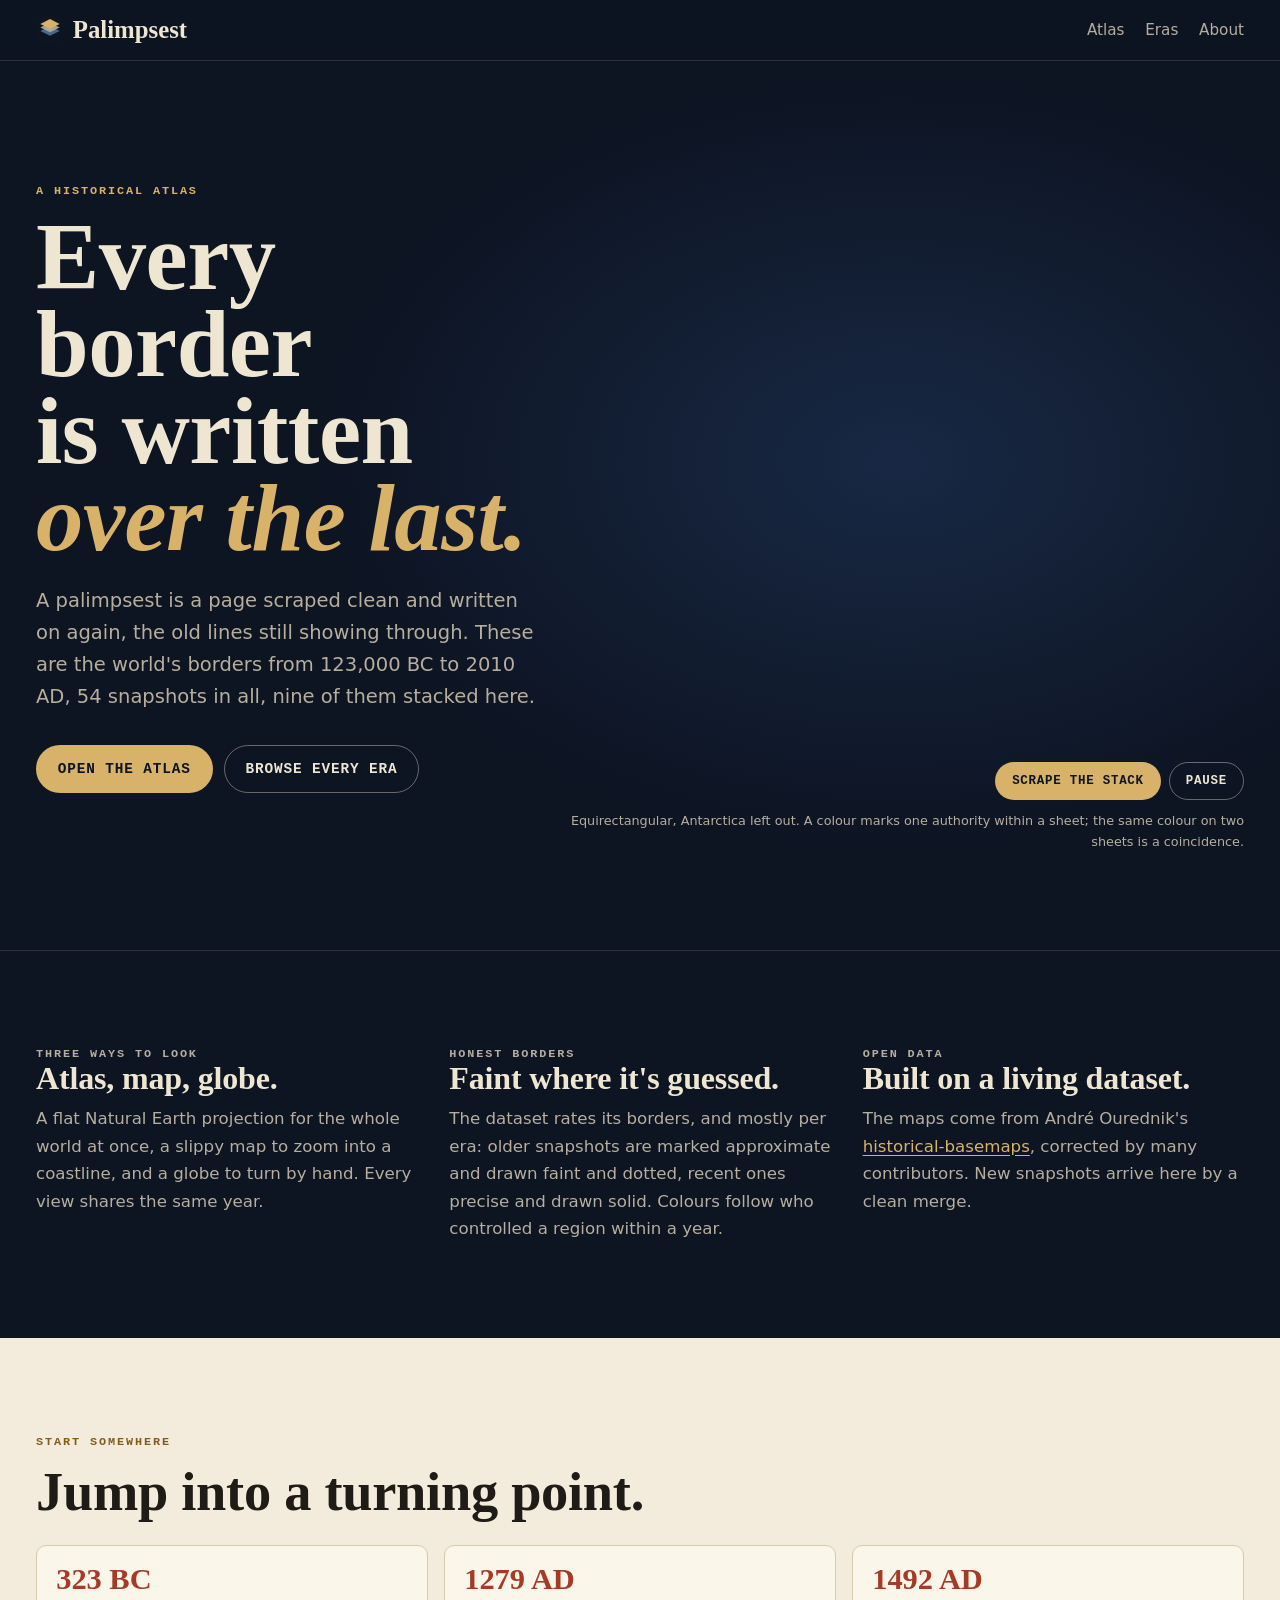
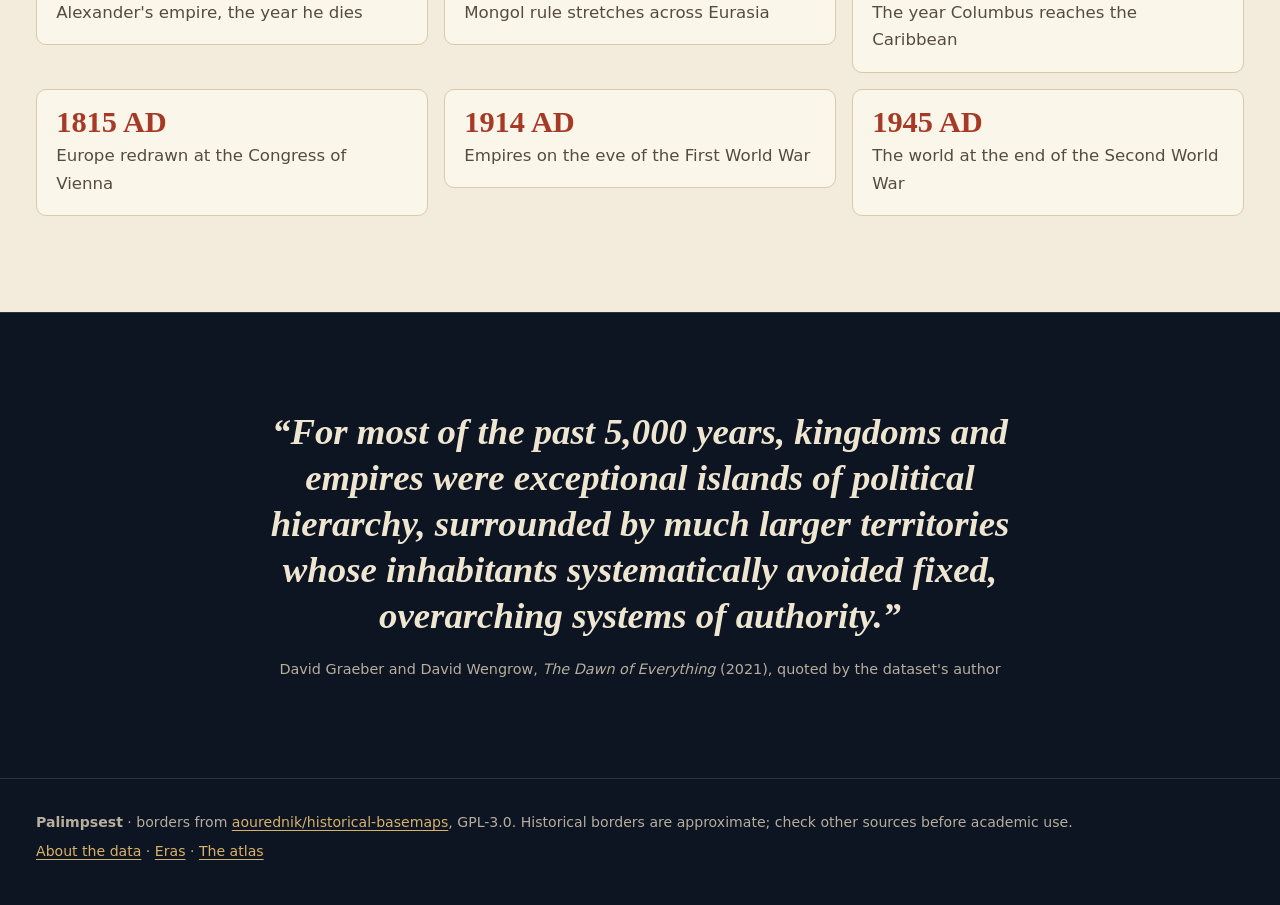
<file: index.html>
<!doctype html>
<html lang="en">
<head>
<meta charset="utf-8">
<meta name="viewport" content="width=device-width, initial-scale=1">
<title>Palimpsest</title>
<meta http-equiv="refresh" content="0; url=site/index.html">
<link rel="icon" href="site/favicon.svg" type="image/svg+xml">
<link rel="canonical" href="site/index.html">
</head>
<body>
<p><a href="site/index.html">Palimpsest — a historical atlas of world borders</a></p>
</body>
</html>
</file>
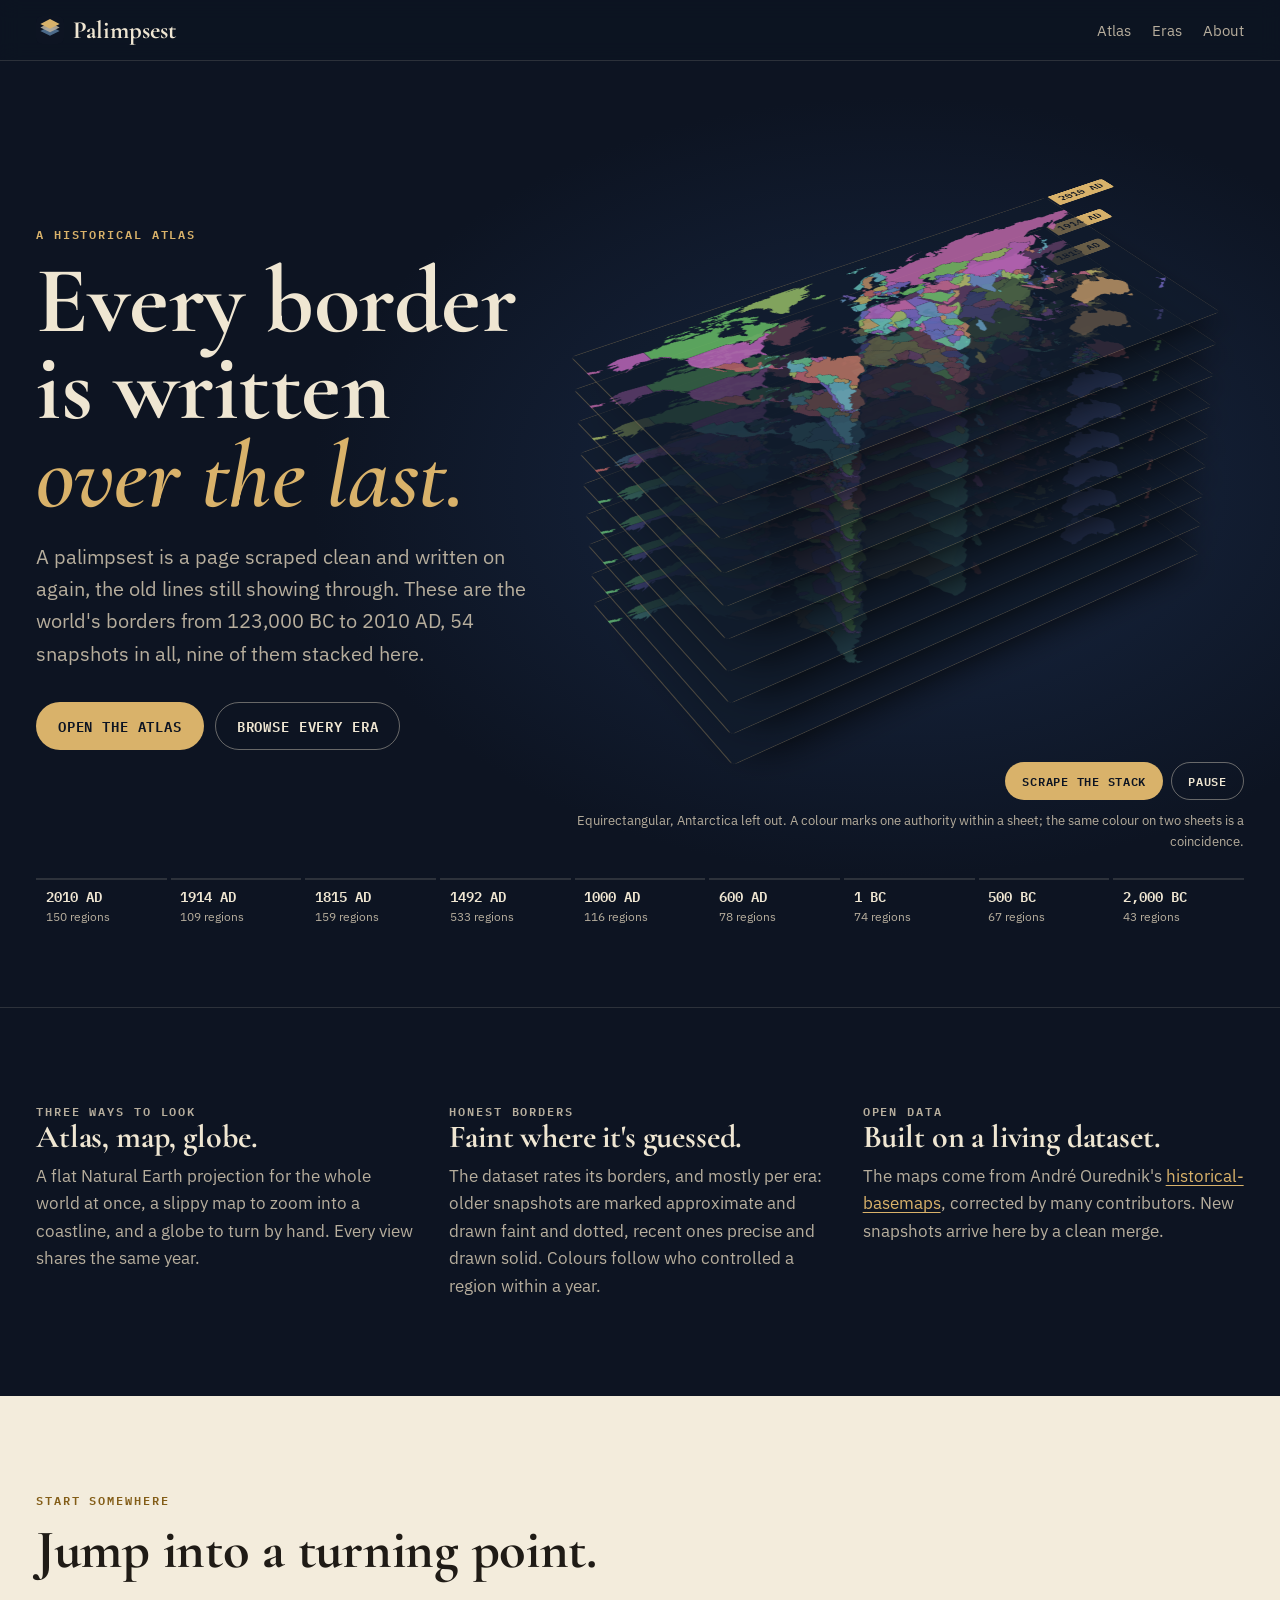
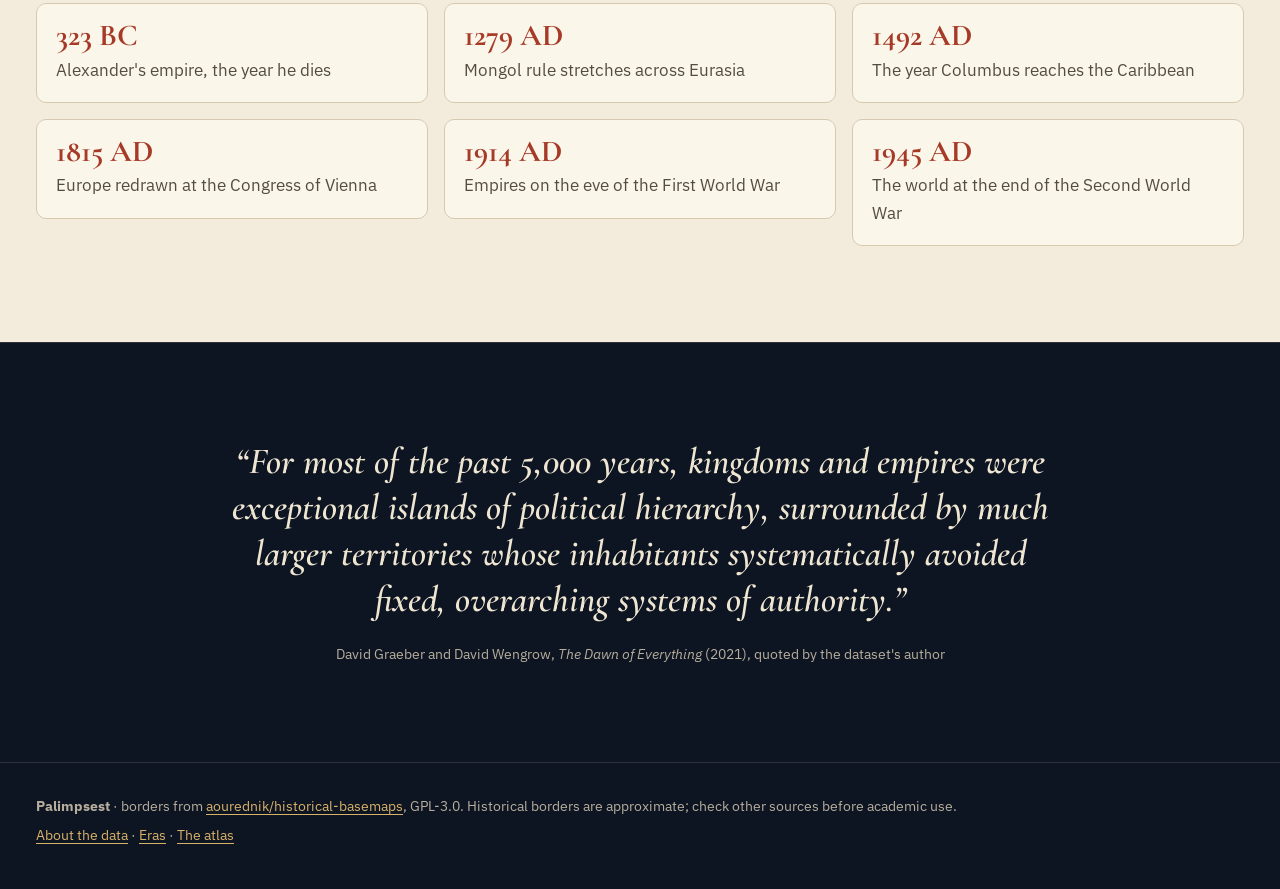
<file: site/index.html>
<!doctype html>
<html lang="en">
<head>
<meta charset="utf-8">
<meta name="viewport" content="width=device-width, initial-scale=1">
<title>Palimpsest — A historical atlas of world borders</title>
<meta name="description" content="World borders from 123,000 BC to 2010, stacked like pages written over one another. Open any year on a flat atlas, a slippy map or a globe.">
<meta name="theme-color" content="#0d1422">
<link rel="icon" href="favicon.svg" type="image/svg+xml">
<link rel="preconnect" href="https://fonts.googleapis.com">
<link rel="preconnect" href="https://fonts.gstatic.com" crossorigin>
<link href="https://fonts.googleapis.com/css2?family=Cormorant+Garamond:ital,wght@0,600;0,700;1,600&family=IBM+Plex+Mono:wght@500;600&family=IBM+Plex+Sans:wght@400;500;600&display=swap" rel="stylesheet">
<link rel="stylesheet" href="css/site.css">
</head>
<body>
<a class="skip" href="#main">Skip to content</a>
<header class="top">
  <div class="top-in">
    <a class="brand" href="index.html" aria-label="Palimpsest, home"><img src="favicon.svg" alt="" width="28" height="28"><span>Palimpsest</span></a>
    <nav aria-label="Main">
      <a href="map.html">Atlas</a>
      <a href="eras.html">Eras</a>
      <a href="about.html">About</a>
    </nav>
  </div>
</header>

<main id="main">
  <section class="hero" aria-labelledby="hero-title">
    <div class="hero-in">
      <div class="hero-copy">
        <p class="kicker">A historical atlas</p>
        <h1 id="hero-title">Every border is written <em>over the last.</em></h1>
        <p class="lede">A palimpsest is a page scraped clean and written on again, the old lines still showing through. These are the world's borders from <span data-meta="earliestLabel">123,000 BC</span> to <span data-meta="latestLabel">2010 AD</span>, <span data-meta="snapshots">54</span> snapshots in all, nine of them stacked here.</p>
        <div class="actions">
          <a class="btn btn-gold" href="map.html">Open the atlas</a>
          <a class="btn btn-line" href="eras.html">Browse every era</a>
        </div>
      </div>

      <figure class="stack-wrap" aria-labelledby="stack-cap">
        <div class="stack" id="stack" role="list" aria-label="Snapshots in the stack"></div>
        <figcaption id="stack-cap" class="sr-only">Nine world maps, from 2,000 BC at the bottom to 2010 AD at the top, stacked like sheets of a manuscript. Each opens that year in the atlas.</figcaption>
        <div class="stack-ctrls">
          <button class="btn btn-gold btn-sm" id="stack-scrape" type="button" aria-pressed="false">Scrape the stack</button>
          <button class="btn btn-line btn-sm" id="stack-pause" type="button" aria-pressed="false">Pause</button>
        </div>
        <p class="stack-note">Equirectangular, Antarctica left out. A colour marks one authority within a sheet; the same colour on two sheets is a coincidence.</p>
      </figure>
    </div>
    <ol class="core" id="core" aria-label="The years in the stack"></ol>
  </section>

  <section class="band">
    <div class="wrap three">
      <article>
        <p class="kicker">Three ways to look</p>
        <h2>Atlas, map, globe.</h2>
        <p>A flat Natural Earth projection for the whole world at once, a slippy map to zoom into a coastline, and a globe to turn by hand. Every view shares the same year.</p>
      </article>
      <article>
        <p class="kicker">Honest borders</p>
        <h2>Faint where it's guessed.</h2>
        <p>The dataset rates its borders, and mostly per era: older snapshots are marked approximate and drawn faint and dotted, recent ones precise and drawn solid. Colours follow who controlled a region within a year.</p>
      </article>
      <article>
        <p class="kicker">Open data</p>
        <h2>Built on a living dataset.</h2>
        <p>The maps come from André Ourednik's <a href="https://github.com/aourednik/historical-basemaps" rel="noopener">historical-basemaps</a>, corrected by many contributors. New snapshots arrive here by a clean merge.</p>
      </article>
    </div>
  </section>

  <section class="band band-paper">
    <div class="wrap">
      <p class="kicker">Start somewhere</p>
      <h2 class="h2">Jump into a turning point.</h2>
      <ul class="jumps">
        <li><a href="map.html?year=-323"><b>323 BC</b><span>Alexander's empire, the year he dies</span></a></li>
        <li><a href="map.html?year=1279"><b>1279 AD</b><span>Mongol rule stretches across Eurasia</span></a></li>
        <li><a href="map.html?year=1492"><b>1492 AD</b><span>The year Columbus reaches the Caribbean</span></a></li>
        <li><a href="map.html?year=1815"><b>1815 AD</b><span>Europe redrawn at the Congress of Vienna</span></a></li>
        <li><a href="map.html?year=1914"><b>1914 AD</b><span>Empires on the eve of the First World War</span></a></li>
        <li><a href="map.html?year=1945"><b>1945 AD</b><span>The world at the end of the Second World War</span></a></li>
      </ul>
    </div>
  </section>

  <section class="band">
    <div class="wrap quote">
      <blockquote>
        <p>“For most of the past 5,000 years, kingdoms and empires were exceptional islands of political hierarchy, surrounded by much larger territories whose inhabitants systematically avoided fixed, overarching systems of authority.”</p>
        <footer>David Graeber and David Wengrow, <cite>The Dawn of Everything</cite> (2021), quoted by the dataset's author</footer>
      </blockquote>
    </div>
  </section>
</main>

<footer class="foot">
  <div class="wrap foot-in">
    <p><strong>Palimpsest</strong> · borders from <a href="https://github.com/aourednik/historical-basemaps" rel="noopener">aourednik/historical-basemaps</a>, GPL-3.0. Historical borders are approximate; check other sources before academic use.</p>
    <p><a href="about.html">About the data</a> · <a href="eras.html">Eras</a> · <a href="map.html">The atlas</a></p>
  </div>
</footer>
<script src="js/home.js" defer></script>
</body>
</html>
</file>
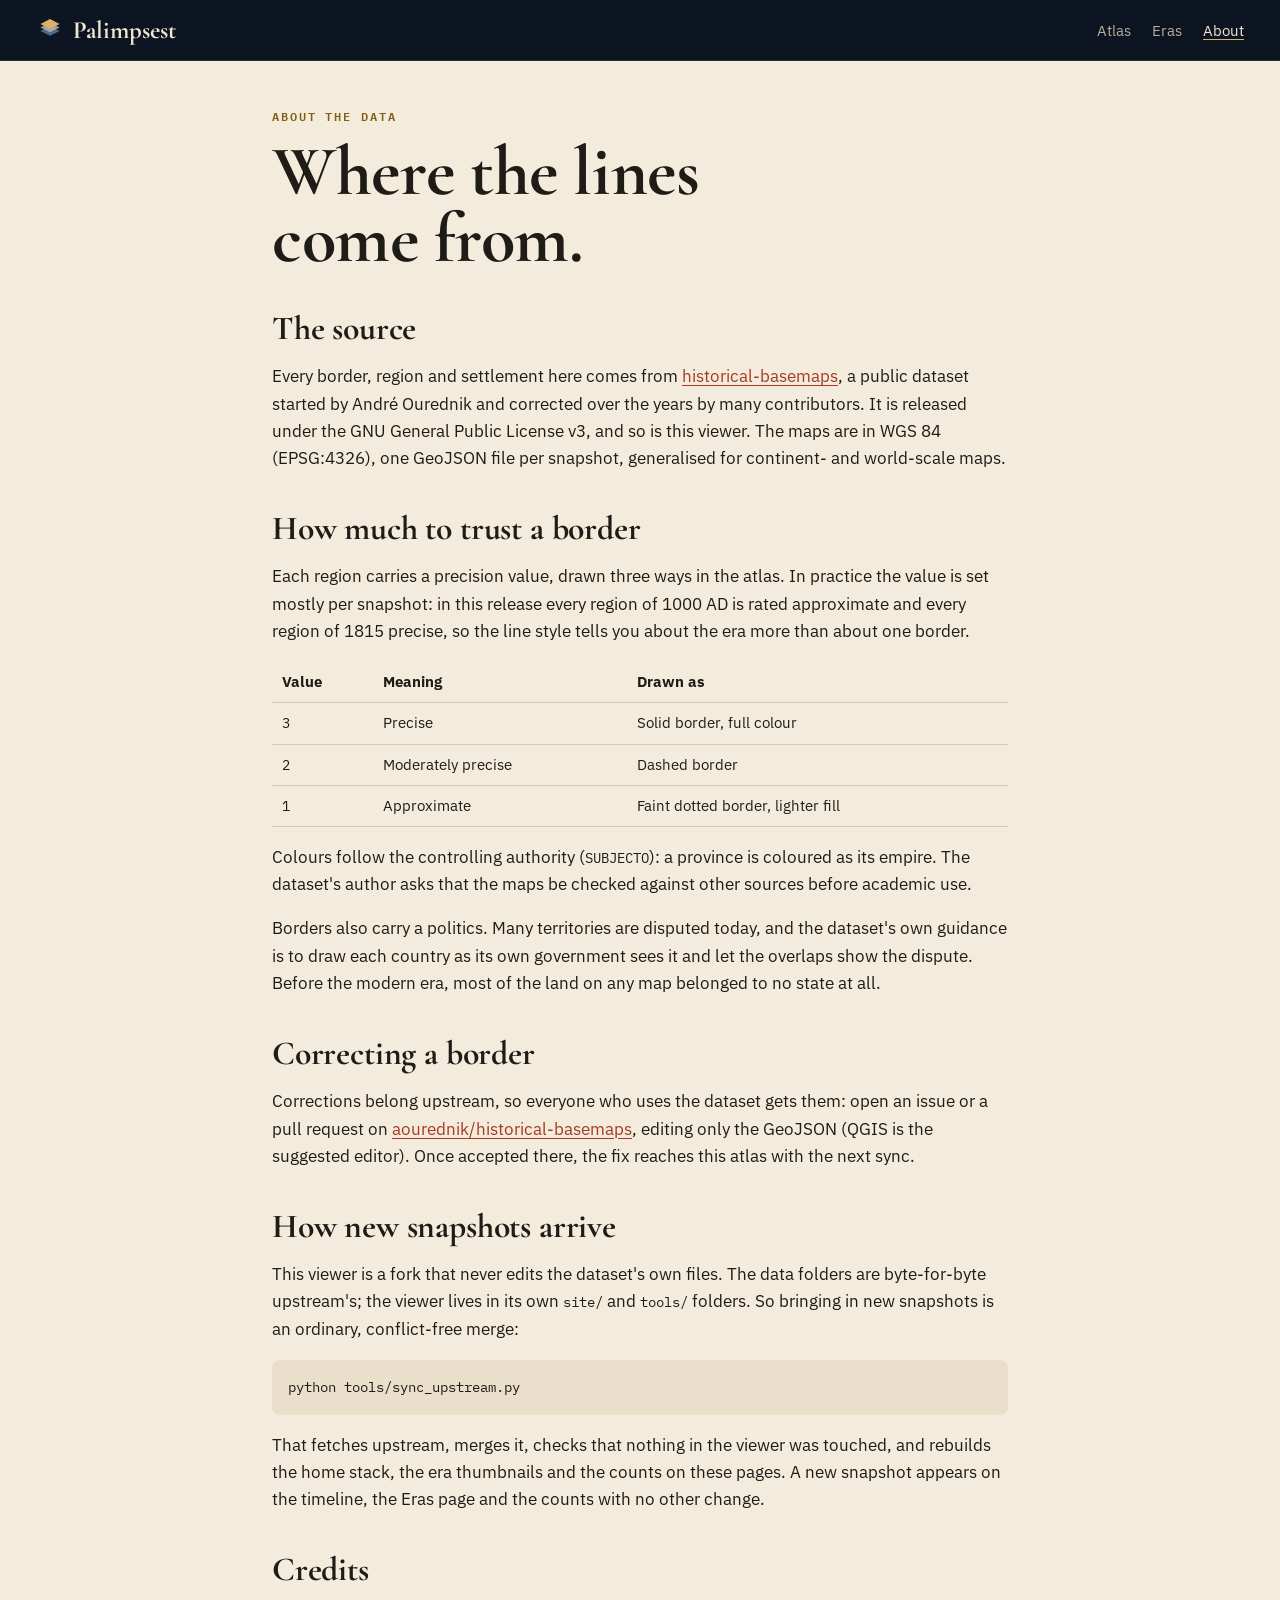
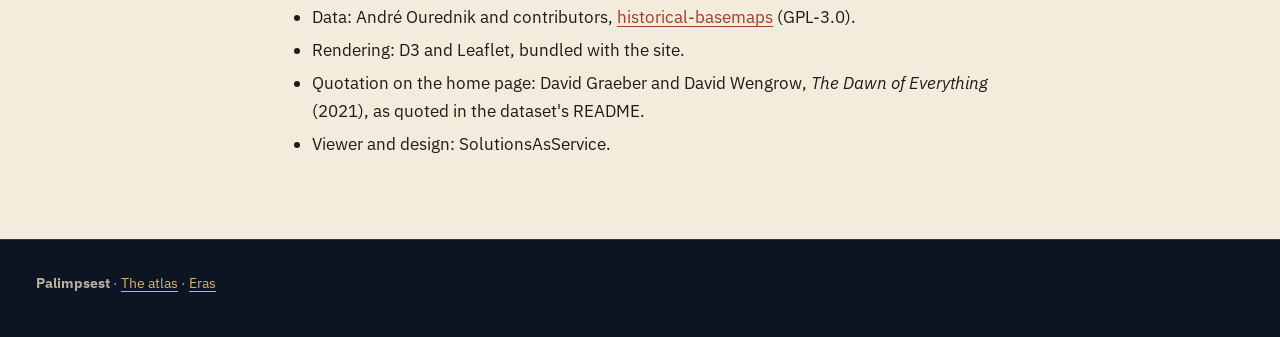
<file: site/about.html>
<!doctype html>
<html lang="en">
<head>
<meta charset="utf-8">
<meta name="viewport" content="width=device-width, initial-scale=1">
<title>About the data — Palimpsest</title>
<meta name="description" content="Where the borders come from, how precise they are, how to correct them, and how new snapshots arrive.">
<meta name="theme-color" content="#0d1422">
<link rel="icon" href="favicon.svg" type="image/svg+xml">
<link rel="preconnect" href="https://fonts.googleapis.com">
<link rel="preconnect" href="https://fonts.gstatic.com" crossorigin>
<link href="https://fonts.googleapis.com/css2?family=Cormorant+Garamond:ital,wght@0,600;0,700;1,600&family=IBM+Plex+Mono:wght@500;600&family=IBM+Plex+Sans:wght@400;500;600&display=swap" rel="stylesheet">
<link rel="stylesheet" href="css/site.css">
</head>
<body>
<a class="skip" href="#main">Skip to content</a>
<header class="top">
  <div class="top-in">
    <a class="brand" href="index.html" aria-label="Palimpsest, home"><img src="favicon.svg" alt="" width="28" height="28"><span>Palimpsest</span></a>
    <nav aria-label="Main">
      <a href="map.html">Atlas</a>
      <a href="eras.html">Eras</a>
      <a href="about.html" aria-current="page">About</a>
    </nav>
  </div>
</header>
<main id="main" class="paper">
  <div class="wrap prose">
    <p class="kicker">About the data</p>
    <h1 style="font-size:clamp(2.6rem,6vw,4.4rem);line-height:.95;margin:0">Where the lines come from.</h1>

    <h2>The source</h2>
    <p>Every border, region and settlement here comes from <a href="https://github.com/aourednik/historical-basemaps" rel="noopener">historical-basemaps</a>, a public dataset started by André Ourednik and corrected over the years by many contributors. It is released under the GNU General Public License v3, and so is this viewer. The maps are in WGS 84 (EPSG:4326), one GeoJSON file per snapshot, generalised for continent- and world-scale maps.</p>

    <h2>How much to trust a border</h2>
    <p>Each region carries a precision value, drawn three ways in the atlas. In practice the value is set mostly per snapshot: in this release every region of 1000 AD is rated approximate and every region of 1815 precise, so the line style tells you about the era more than about one border.</p>
    <table>
      <thead><tr><th scope="col">Value</th><th scope="col">Meaning</th><th scope="col">Drawn as</th></tr></thead>
      <tbody>
        <tr><td><code>3</code></td><td>Precise</td><td>Solid border, full colour</td></tr>
        <tr><td><code>2</code></td><td>Moderately precise</td><td>Dashed border</td></tr>
        <tr><td><code>1</code></td><td>Approximate</td><td>Faint dotted border, lighter fill</td></tr>
      </tbody>
    </table>
    <p>Colours follow the controlling authority (<code>SUBJECTO</code>): a province is coloured as its empire. The dataset's author asks that the maps be checked against other sources before academic use.</p>
    <p>Borders also carry a politics. Many territories are disputed today, and the dataset's own guidance is to draw each country as its own government sees it and let the overlaps show the dispute. Before the modern era, most of the land on any map belonged to no state at all.</p>

    <h2>Correcting a border</h2>
    <p>Corrections belong upstream, so everyone who uses the dataset gets them: open an issue or a pull request on <a href="https://github.com/aourednik/historical-basemaps" rel="noopener">aourednik/historical-basemaps</a>, editing only the GeoJSON (QGIS is the suggested editor). Once accepted there, the fix reaches this atlas with the next sync.</p>

    <h2>How new snapshots arrive</h2>
    <p>This viewer is a fork that never edits the dataset's own files. The data folders are byte-for-byte upstream's; the viewer lives in its own <code>site/</code> and <code>tools/</code> folders. So bringing in new snapshots is an ordinary, conflict-free merge:</p>
<pre>python tools/sync_upstream.py</pre>
    <p>That fetches upstream, merges it, checks that nothing in the viewer was touched, and rebuilds the home stack, the era thumbnails and the counts on these pages. A new snapshot appears on the timeline, the Eras page and the counts with no other change.</p>

    <h2>Credits</h2>
    <ul>
      <li>Data: André Ourednik and contributors, <a href="https://github.com/aourednik/historical-basemaps" rel="noopener">historical-basemaps</a> (GPL-3.0).</li>
      <li>Rendering: D3 and Leaflet, bundled with the site.</li>
      <li>Quotation on the home page: David Graeber and David Wengrow, <cite>The Dawn of Everything</cite> (2021), as quoted in the dataset's README.</li>
      <li>Viewer and design: SolutionsAsService.</li>
    </ul>
  </div>
</main>
<footer class="foot">
  <div class="wrap foot-in">
    <p><strong>Palimpsest</strong> · <a href="map.html">The atlas</a> · <a href="eras.html">Eras</a></p>
  </div>
</footer>
</body>
</html>
</file>
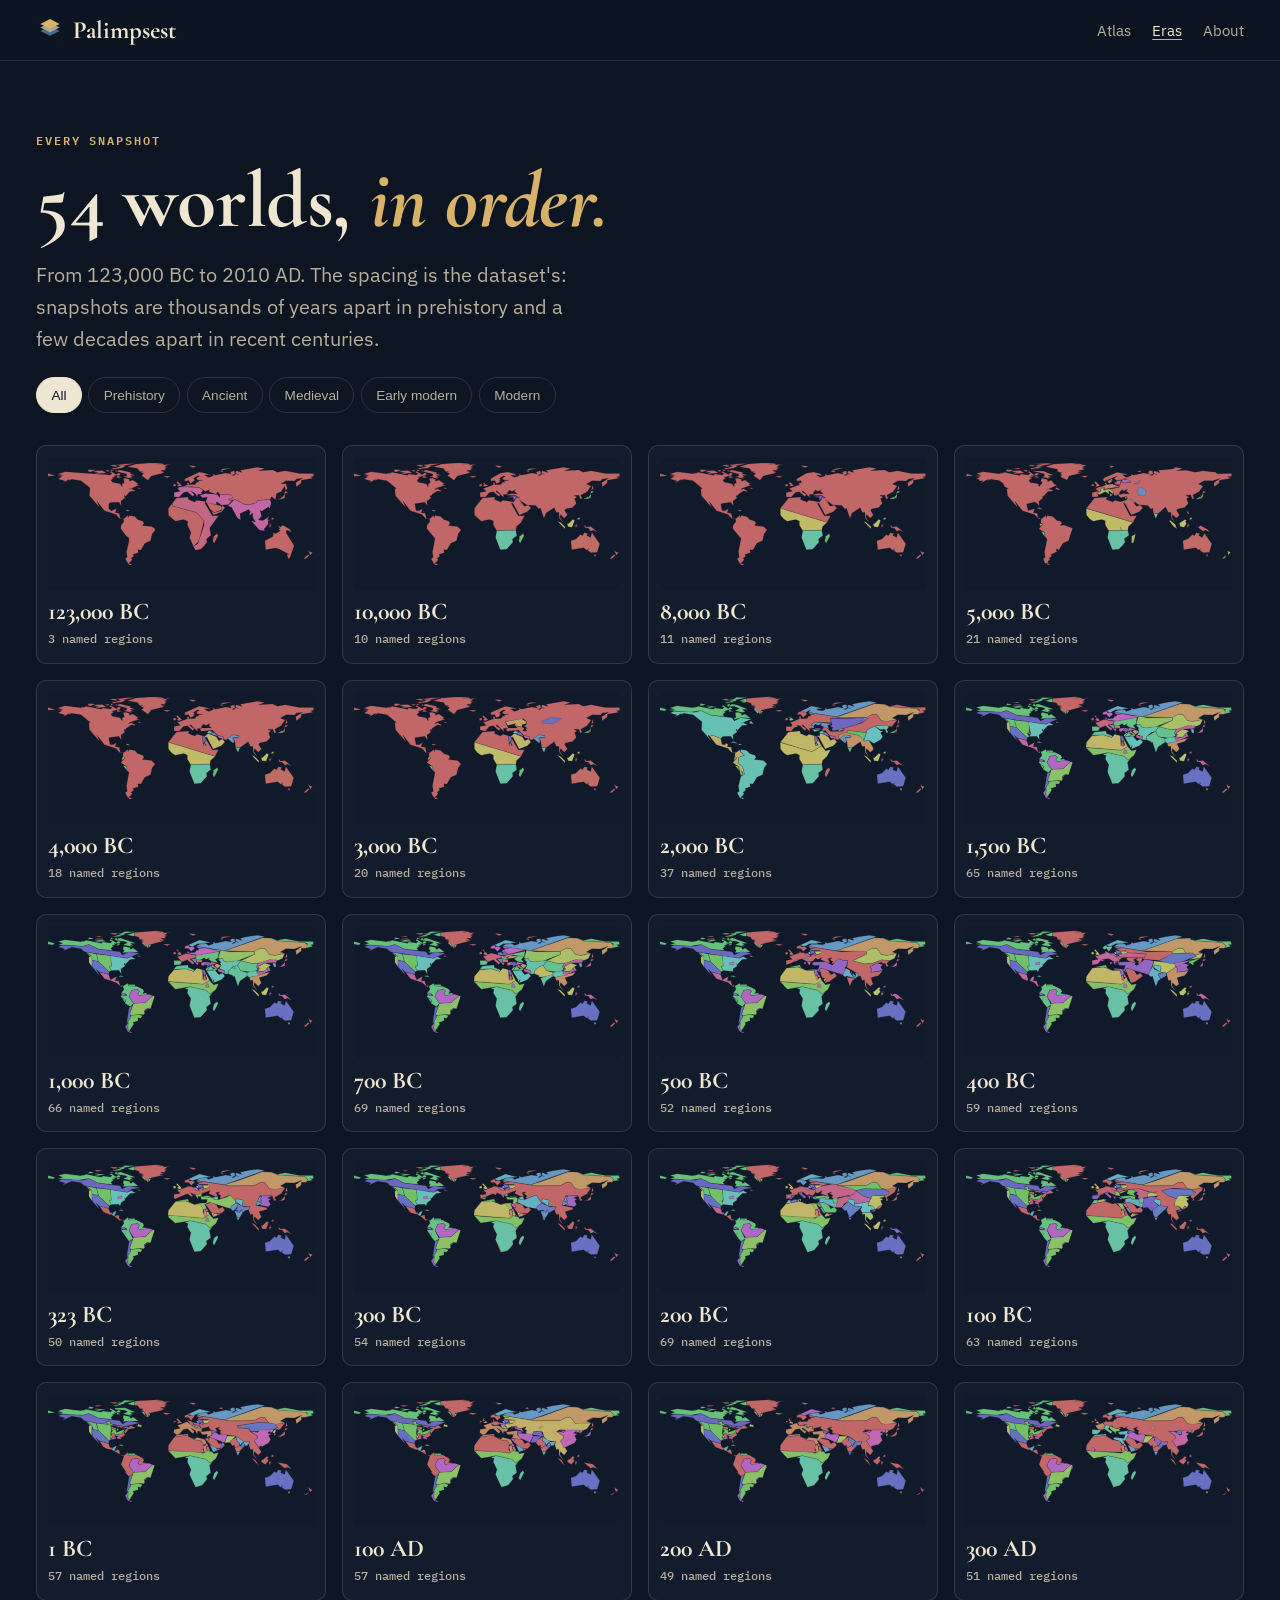
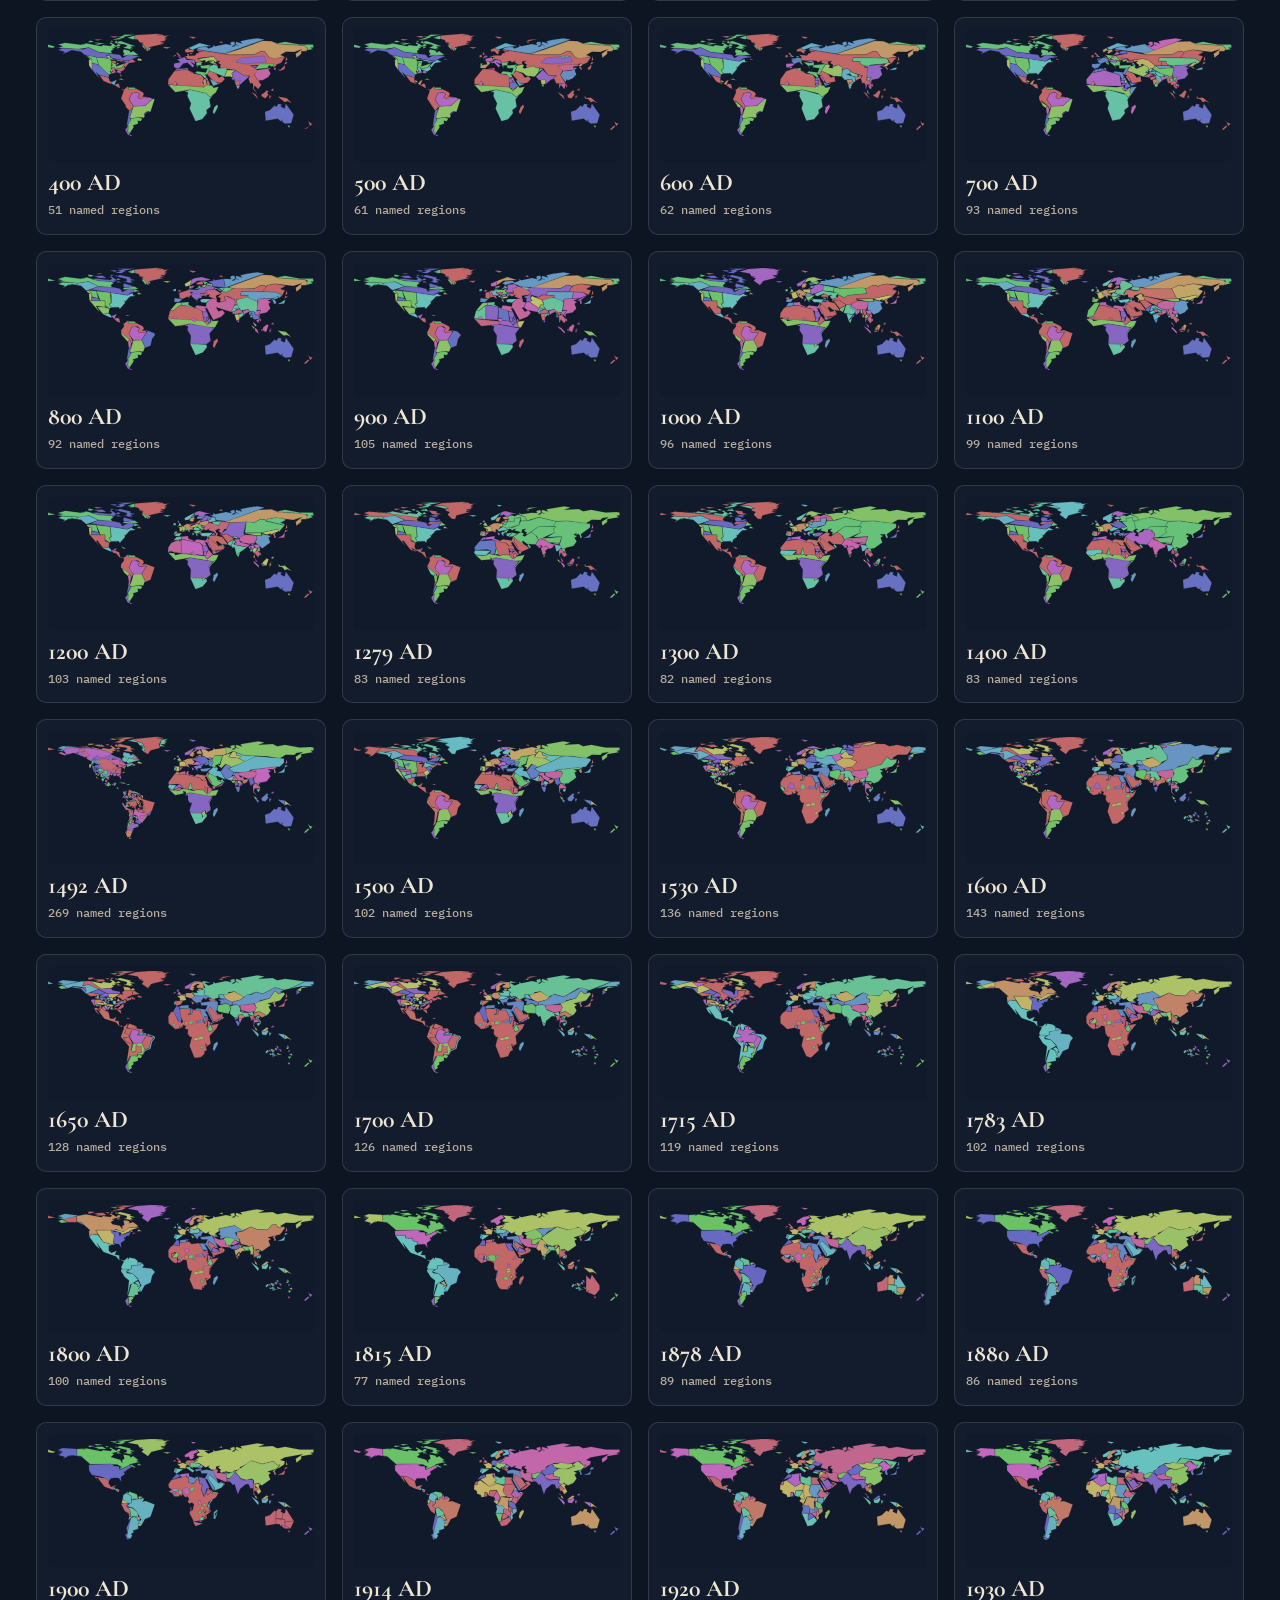
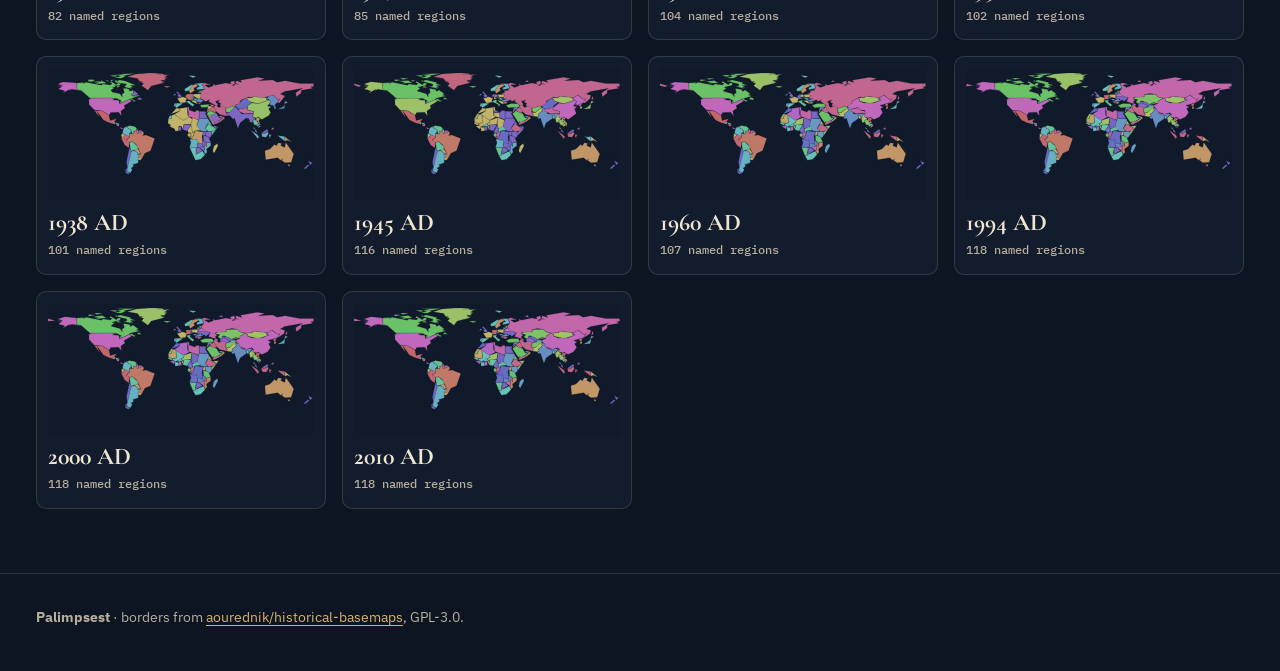
<file: site/eras.html>
<!doctype html>
<html lang="en">
<head>
<meta charset="utf-8">
<meta name="viewport" content="width=device-width, initial-scale=1">
<title>Every era — Palimpsest</title>
<meta name="description" content="Every snapshot in the atlas, from 123,000 BC to 2010, as a small map. Open any of them.">
<meta name="theme-color" content="#0d1422">
<link rel="icon" href="favicon.svg" type="image/svg+xml">
<link rel="preconnect" href="https://fonts.googleapis.com">
<link rel="preconnect" href="https://fonts.gstatic.com" crossorigin>
<link href="https://fonts.googleapis.com/css2?family=Cormorant+Garamond:ital,wght@0,600;0,700;1,600&family=IBM+Plex+Mono:wght@500;600&family=IBM+Plex+Sans:wght@400;500;600&display=swap" rel="stylesheet">
<link rel="stylesheet" href="css/site.css">
</head>
<body>
<a class="skip" href="#main">Skip to content</a>
<header class="top">
  <div class="top-in">
    <a class="brand" href="index.html" aria-label="Palimpsest, home"><img src="favicon.svg" alt="" width="28" height="28"><span>Palimpsest</span></a>
    <nav aria-label="Main">
      <a href="map.html">Atlas</a>
      <a href="eras.html" aria-current="page">Eras</a>
      <a href="about.html">About</a>
    </nav>
  </div>
</header>
<main id="main" class="wrap">
  <div class="page-head">
    <p class="kicker">Every snapshot</p>
    <h1><span data-meta="snapshots">54</span> worlds, <em>in order.</em></h1>
    <p class="lede">From <span data-meta="earliestLabel">123,000 BC</span> to <span data-meta="latestLabel">2010 AD</span>. The spacing is the dataset's: snapshots are thousands of years apart in prehistory and a few decades apart in recent centuries.</p>
    <div class="filters" role="group" aria-label="Filter by era">
      <button type="button" data-range="all" aria-pressed="true">All</button>
      <button type="button" data-range="-200000,-3001" aria-pressed="false">Prehistory</button>
      <button type="button" data-range="-3000,499" aria-pressed="false">Ancient</button>
      <button type="button" data-range="500,1499" aria-pressed="false">Medieval</button>
      <button type="button" data-range="1500,1799" aria-pressed="false">Early modern</button>
      <button type="button" data-range="1800,2100" aria-pressed="false">Modern</button>
    </div>
  </div>
  <ol class="eras" id="eras" aria-live="polite"></ol>
</main>
<footer class="foot">
  <div class="wrap foot-in">
    <p><strong>Palimpsest</strong> · borders from <a href="https://github.com/aourednik/historical-basemaps" rel="noopener">aourednik/historical-basemaps</a>, GPL-3.0.</p>
  </div>
</footer>
<script src="js/eras.js" defer></script>
</body>
</html>
</file>
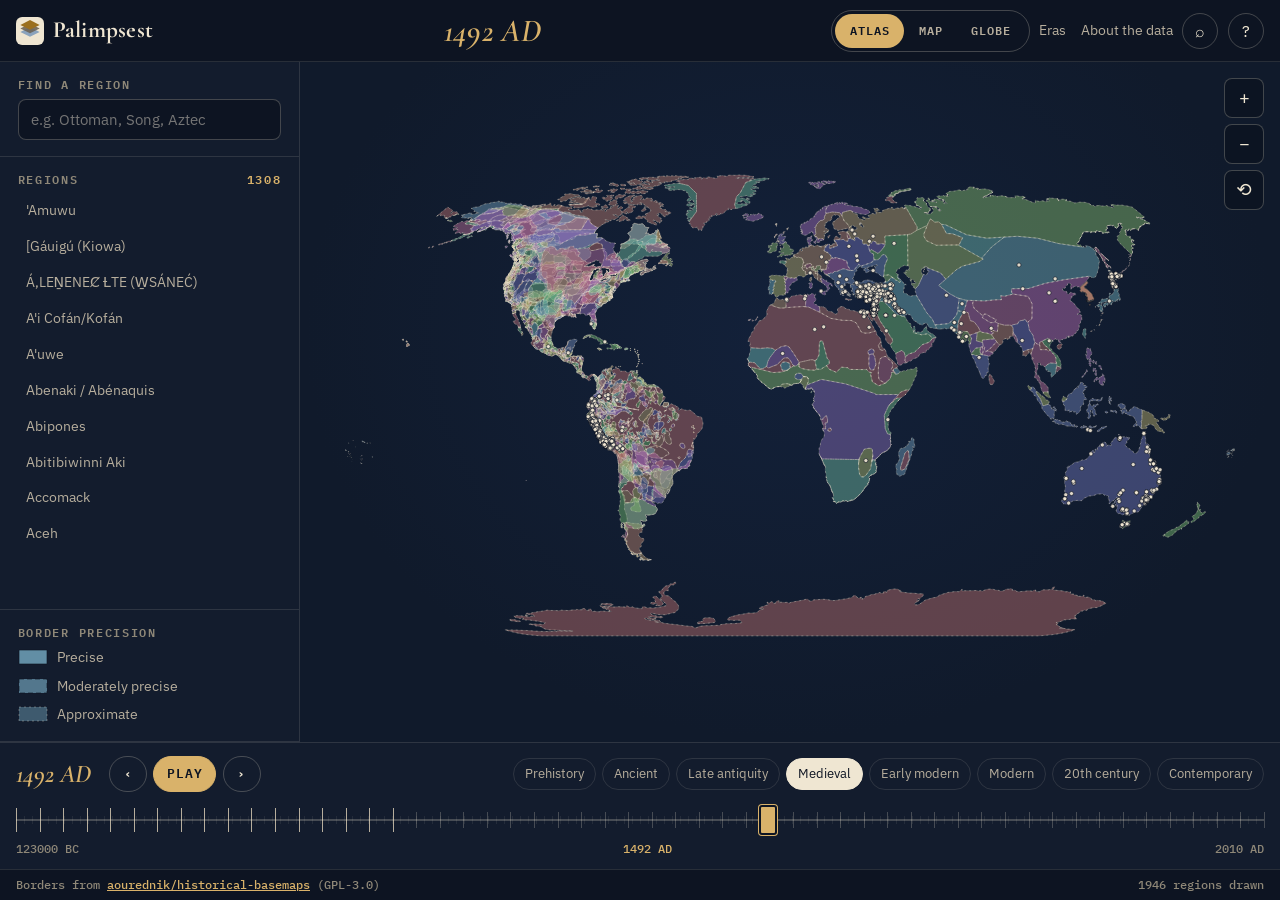
<file: site/map.html>
<!doctype html>
<html lang="en">
<head>
<meta charset="utf-8">
<meta name="viewport" content="width=device-width, initial-scale=1">
<title>The atlas — Palimpsest</title>
<meta name="description" content="Move through world borders from 123,000 BC to 2010 on a flat atlas, a slippy map or a globe.">
<meta name="theme-color" content="#0d1422">
<link rel="icon" href="favicon.svg" type="image/svg+xml">
<link rel="preconnect" href="https://fonts.googleapis.com">
<link rel="preconnect" href="https://fonts.gstatic.com" crossorigin>
<link href="https://fonts.googleapis.com/css2?family=Cormorant+Garamond:ital,wght@0,600;0,700;1,600&family=IBM+Plex+Mono:wght@500;600&family=IBM+Plex+Sans:wght@400;500;600&display=swap" rel="stylesheet">
<link rel="preload" href="../index.json" as="fetch" crossorigin>
<link rel="stylesheet" href="lib/leaflet/leaflet.css">
<link rel="stylesheet" href="css/map.css">
<script src="lib/d3.v5.min.js" defer></script>
<script src="lib/leaflet/leaflet.js" defer></script>
</head>
<body class="map-page">
<a class="skip" href="#search">Skip to the map controls</a>
<div id="app" class="atlas-app">

  <header class="atlas-header">
    <a class="brand" href="index.html" aria-label="Palimpsest, home">
      <img src="favicon.svg" alt="" width="28" height="28">
      <span>Palimpsest</span>
    </a>
    <p id="yearLabel" class="current-year">Loading…</p>
    <div class="header-actions">
      <div id="viewSwitch" class="view-switch" role="group" aria-label="Map view">
        <button class="view-button active" type="button" data-view="atlas">Atlas</button>
        <button class="view-button" type="button" data-view="map">Map</button>
        <button class="view-button" type="button" data-view="globe">Globe</button>
      </div>
      <nav class="header-links" aria-label="Site">
        <a href="eras.html">Eras</a>
        <a href="about.html">About the data</a>
      </nav>
      <button id="searchToggle" class="icon-button" type="button" aria-label="Find a place">⌕</button>
      <button id="aboutButton" class="icon-button" type="button" aria-label="How to read the map">?</button>
    </div>
  </header>

  <main class="atlas-main">
    <aside id="sidebar" class="sidebar" aria-label="Map details">
      <section class="sidebar-section">
        <label class="side-kicker" for="search">Find a region</label>
        <input id="search" class="search-input" type="search" placeholder="e.g. Ottoman, Song, Aztec" autocomplete="off">
      </section>
      <section class="sidebar-section entities-section">
        <p class="side-kicker">Regions <span id="entityCount" class="count">0</span></p>
        <div id="entityList" class="entity-list" role="list"></div>
      </section>
      <section class="sidebar-section">
        <p class="side-kicker">Border precision</p>
        <ul class="legend">
          <li class="legend-item"><svg class="swatch" viewBox="0 0 30 16" aria-hidden="true"><rect class="historical-region precision-3" x="1" y="1" width="28" height="14" fill="hsl(200 30% 55%)"/></svg>Precise</li>
          <li class="legend-item"><svg class="swatch" viewBox="0 0 30 16" aria-hidden="true"><rect class="historical-region precision-2" x="1" y="1" width="28" height="14" fill="hsl(200 30% 55%)"/></svg>Moderately precise</li>
          <li class="legend-item"><svg class="swatch" viewBox="0 0 30 16" aria-hidden="true"><rect class="historical-region precision-1" x="1" y="1" width="28" height="14" fill="hsl(200 30% 55%)"/></svg>Approximate</li>
        </ul>
      </section>
    </aside>

    <section class="map-stage" aria-label="Historical map">
      <div class="map-view-stack">
        <div id="map" class="map-view atlas-view active"></div>
        <div id="leafletMap" class="map-view leaflet-view"></div>
        <div id="globe" class="map-view globe-view"></div>
        <div id="loading" class="map-status" hidden><span class="spinner" aria-hidden="true"></span><span id="loadingText">Loading…</span></div>
        <div id="error" class="map-status map-error" role="alert" hidden><span id="errorText"></span></div>
        <p id="globeHint" class="globe-hint" hidden>Drag to turn the globe · scroll to zoom</p>
      </div>
      <div class="map-controls" role="group" aria-label="Zoom">
        <button id="zoomIn" class="map-control" type="button" aria-label="Zoom in">+</button>
        <button id="zoomOut" class="map-control" type="button" aria-label="Zoom out">−</button>
        <button id="resetMap" class="map-control" type="button" aria-label="Reset map">⟲</button>
      </div>
      <div id="mapInfo" class="map-info-panel" aria-live="polite">
        <div class="map-info-header">
          <div>
            <p class="side-kicker">Selected</p>
            <h2 id="mapInfoTitle">—</h2>
          </div>
          <button id="closeMapInfo" class="panel-close" type="button" aria-label="Close information panel">×</button>
        </div>
        <div id="mapInfoContent" class="map-info-content">Select a region on the map to inspect it.</div>
      </div>
    </section>
  </main>

  <section id="timelinePanel" class="timeline-panel" aria-label="Timeline">
    <div class="timeline-head">
      <span id="timelineYearLabel" class="timeline-current-year" aria-live="polite">—</span>
      <div class="timeline-actions">
        <button id="prevButton" class="timeline-button" type="button" aria-label="Previous snapshot">‹</button>
        <button id="playButton" class="timeline-play" type="button" aria-label="Play through time">Play</button>
        <button id="nextButton" class="timeline-button" type="button" aria-label="Next snapshot">›</button>
      </div>
      <div class="timeline-periods" role="group" aria-label="Jump to an era">
        <button class="period-button" type="button" data-year="-10000">Prehistory</button>
        <button class="period-button" type="button" data-year="-3000">Ancient</button>
        <button class="period-button" type="button" data-year="500">Late antiquity</button>
        <button class="period-button" type="button" data-year="1000">Medieval</button>
        <button class="period-button" type="button" data-year="1500">Early modern</button>
        <button class="period-button" type="button" data-year="1800">Modern</button>
        <button class="period-button" type="button" data-year="1900">20th century</button>
        <button class="period-button" type="button" data-year="2000">Contemporary</button>
      </div>
    </div>
    <div class="timeline-container">
      <div class="timeline-rail">
        <div id="timelineTicks" class="timeline-ticks" aria-hidden="true"></div>
        <input id="timeline" class="timeline-slider" type="range" min="0" max="1" step="1" value="0" aria-label="Historical timeline">
      </div>
      <div id="timelineLabels" class="timeline-labels">
        <span id="timelineEarliest">—</span>
        <span id="timelineCurrent">—</span>
        <span id="timelineLatest">—</span>
      </div>
    </div>
  </section>

  <footer class="atlas-footer">
    <span>Borders from <a href="https://github.com/aourednik/historical-basemaps" rel="noopener">aourednik/historical-basemaps</a> (GPL-3.0)</span>
    <span><span id="featureCount">—</span> regions drawn</span>
  </footer>
</div>

<div id="aboutModal" class="modal" hidden>
  <div class="modal-backdrop" data-close-modal></div>
  <div class="modal-dialog" role="dialog" aria-modal="true" aria-labelledby="aboutTitle">
    <div class="modal-header">
      <h2 id="aboutTitle">How to read this map</h2>
      <button id="closeAbout" class="panel-close" type="button" aria-label="Close">×</button>
    </div>
    <div class="modal-content">
      <p>Each colour is a controlling authority (the <code>SUBJECTO</code> field), so an empire's provinces share its colour. Solid borders are precise, dashed ones moderately precise, and faint dotted ones approximate (the dataset's <code>BORDERPRECISION</code> 3, 2 and 1).</p>
      <p>Borders before the modern era are estimates, often disputed, and often drawn where no one at the time drew a line. Read the map as a picture of what historians think, not a record of sovereignty.</p>
      <p>Keys: ← → step through snapshots, the era buttons jump, and Play runs the whole span.</p>
      <p><a href="about.html">More about the data and its limits</a></p>
    </div>
  </div>
</div>

<script src="js/atlas.js" defer></script>
<script src="js/map-ui.js" defer></script>
</body>
</html>
</file>
<file: site/css/site.css>
/* Palimpsest — home, eras and about. Night lapis for the stack, vellum pages for reading. */

@property --gap { syntax: "<length>"; inherits: true; initial-value: 30px; }

:root {
  --night: #0d1422;
  --night-2: #131c2d;
  --night-3: #1b2638;
  --line-d: rgba(239, 230, 210, .14);
  --vellum: #efe6d2;
  --vellum-dim: #b7ae9d;
  --paper: #f3ecdc;
  --paper-2: #e9dfca;
  --ink: #1f1b16;
  --ink-2: #554c40;
  --line: #d6c9ae;
  --gold: #d9b26a;
  --gold-ink: #835d17;
  --rubric: #a63a26;
  --display: "Cormorant Garamond", Georgia, serif;
  --ui: "IBM Plex Sans", system-ui, sans-serif;
  --mono: "IBM Plex Mono", ui-monospace, Consolas, monospace;
}
* { box-sizing: border-box; }
[hidden] { display: none !important; }
html { scroll-behavior: smooth; }
body { margin: 0; background: var(--night); color: var(--vellum); font: 400 1.04rem/1.65 var(--ui); -webkit-font-smoothing: antialiased; overflow-x: hidden; }
a { color: var(--gold); text-underline-offset: .2em; }
:focus-visible { outline: 2px solid var(--gold); outline-offset: 3px; border-radius: 4px; }
.sr-only { position: absolute; width: 1px; height: 1px; overflow: hidden; clip: rect(0 0 0 0); white-space: nowrap; }
.skip { position: absolute; left: 16px; top: -60px; z-index: 99; padding: .5rem .8rem; background: var(--gold); color: var(--night); border-radius: 6px; }
.skip:focus { top: 12px; }
.wrap { max-width: 1240px; margin: 0 auto; padding: 0 16px; }
@media (prefers-reduced-motion: reduce) { html { scroll-behavior: auto; } *, *::before, *::after { animation: none !important; transition: none !important; } }

/* ---------- header ---------- */
.top { position: sticky; top: 0; z-index: 40; background: rgba(13, 20, 34, .9); -webkit-backdrop-filter: blur(10px); backdrop-filter: blur(10px); border-bottom: 1px solid var(--line-d); }
.top-in { max-width: 1240px; margin: 0 auto; padding: .7rem 16px; display: flex; align-items: center; gap: 1rem; }
.brand { display: inline-flex; align-items: center; gap: .55rem; color: var(--vellum); text-decoration: none; font: 700 1.55rem/1 var(--display); }
.top nav { margin-left: auto; display: flex; gap: 1.3rem; }
.top nav a { color: var(--vellum-dim); text-decoration: none; padding: .4rem 0; font-size: .95rem; white-space: nowrap; }
.top nav a:hover, .top nav a[aria-current] { color: var(--vellum); text-decoration: underline; text-decoration-color: var(--gold); }
@media (max-width: 520px) { .top nav { gap: .8rem; } .top nav a { font-size: .85rem; } }

/* ---------- type & buttons ---------- */
.kicker { margin: 0 0 .9rem; font: 600 .74rem/1.3 var(--mono); letter-spacing: .16em; text-transform: uppercase; color: var(--gold); }
h1, h2 { font-family: var(--display); font-weight: 700; letter-spacing: -.005em; text-wrap: balance; }
.h2 { margin: 0 0 1.6rem; font-size: clamp(2.2rem, 4.6vw, 3.4rem); line-height: 1; }
.lede { font-size: clamp(1.05rem, 1.6vw, 1.22rem); color: var(--vellum-dim); max-width: 34rem; }
.btn { display: inline-flex; align-items: center; justify-content: center; min-height: 48px; padding: 0 1.3rem; border-radius: 999px; border: 1px solid transparent; font: 600 .9rem/1 var(--mono); letter-spacing: .06em; text-transform: uppercase; text-decoration: none; cursor: pointer; transition: transform .15s; }
.btn:hover { transform: translateY(-1px); }
.btn-gold { background: var(--gold); color: var(--night); }
.btn-line { background: transparent; color: var(--vellum); border-color: rgba(239, 230, 210, .4); }
.btn-line:hover { border-color: var(--gold); color: var(--gold); }
.btn-sm { min-height: 38px; padding: 0 1rem; font-size: .78rem; }
.actions { display: flex; flex-wrap: wrap; gap: .7rem; margin-top: 2rem; }

/* ---------- hero: the stack ---------- */
.hero { position: relative; overflow: hidden; padding: clamp(2rem, 5vw, 4rem) 0 clamp(2.5rem, 6vw, 4.5rem);
  background: radial-gradient(900px 600px at 70% 45%, #182844, transparent 65%), var(--night); }
.hero-in { max-width: 1240px; margin: 0 auto; padding: 0 16px; display: grid; grid-template-columns: minmax(0, .85fr) minmax(0, 1.15fr); gap: 1rem; align-items: center; }
@media (max-width: 960px) { .hero-in { grid-template-columns: minmax(0, 1fr); } }
.hero h1 { margin: 0; font-size: clamp(3rem, 7.4vw, 6.2rem); line-height: .92; }
.hero h1 em { display: block; color: var(--gold); font-style: italic; font-weight: 600; }
.hero .lede { margin: 1.4rem 0 0; }

.stack-wrap { position: relative; margin: 0; }
.stack { --gap: 36px; position: relative; aspect-ratio: 1 / .92; perspective: 2200px; perspective-origin: 50% 20%; }
.stack.ready:not(.still) { animation: breathe 9s ease-in-out 2.4s infinite; }
@keyframes breathe { 50% { --gap: 48px; } }
.sheet { position: absolute; left: 10%; top: 50%; width: 80%; aspect-ratio: 2 / 1; display: block; border-radius: 6px;
  transform-style: preserve-3d; transform: rotateX(60deg) rotateZ(-34deg) translateZ(calc(var(--i) * var(--gap) + 420px)); opacity: 0;
  transition: transform 1.1s cubic-bezier(.2, .8, .2, 1), opacity .8s ease, filter .3s; transition-delay: calc((var(--n) - var(--i)) * 90ms);
  box-shadow: 0 30px 40px -24px rgba(0, 0, 0, .7); }
.stack.ready .sheet { opacity: 1; transform: rotateX(60deg) rotateZ(-34deg) translateZ(calc(var(--i) * var(--gap))); }
.stack.ready .sheet.lift { transform: rotateX(60deg) rotateZ(-34deg) translateZ(calc(var(--i) * var(--gap) + 60px)); transition-delay: 0s; }
.stack.focusing .sheet:not(.lift) { filter: saturate(.35) brightness(.55); }
.sheet svg { display: block; width: 100%; height: 100%; border-radius: 6px; }
.sheet .sea { fill: rgba(16, 26, 43, .55); stroke: rgba(217, 178, 106, .55); stroke-width: 1.5; }
.sheet path { opacity: .82; stroke: rgba(13, 20, 34, .55); stroke-width: .5; }
.sheet .tab { position: absolute; right: -2px; top: 0; transform: translate(100%, 0); padding: .2rem .5rem; border-radius: 0 4px 4px 0; background: var(--gold); color: var(--night); font: 600 13px/1.2 var(--mono); white-space: nowrap; }
.stack-ctrls { display: flex; gap: .5rem; justify-content: flex-end; margin-top: .4rem; }
.stack-note { margin: .6rem 0 0; text-align: right; font-size: .8rem; color: var(--vellum-dim); }
/* scraped: every sheet on one plane, borders only, the newest brightest */
.stack.scraped .sheet, .stack.scraped.ready .sheet, .stack.scraped.ready .sheet.lift { transform: rotateX(60deg) rotateZ(-34deg) translateZ(0); filter: none; box-shadow: none; }
.stack.scraped .sheet .sea { fill: transparent; stroke: none; }
.stack.scraped .sheet:first-child .sea { fill: rgba(16, 26, 43, .9); stroke: rgba(217, 178, 106, .55); }
.stack.scraped .sheet path { fill: none; stroke: hsl(40 60% 80%); stroke-width: 1.1; stroke-opacity: calc(.1 + var(--i) / var(--n) * .75); opacity: 1; }
.stack.scraped .sheet .tab { opacity: 0; }
.stack-error { position: absolute; inset: 40% 10% auto; text-align: center; color: var(--vellum-dim); }

/* the core sample: the years in the stack, newest first, like depth marks */
.core { pointer-events: auto; list-style: none; max-width: 1240px; margin: 1.6rem auto 0; padding: 0 16px; display: grid; grid-template-columns: repeat(9, minmax(0, 1fr)); gap: 4px; }
@media (max-width: 960px) { .core { grid-template-columns: repeat(3, minmax(0, 1fr)); } }
.core a { display: grid; gap: .1rem; padding: .55rem .6rem; border-top: 2px solid var(--line-d); color: var(--vellum-dim); text-decoration: none; transition: border-color .2s, color .2s; }
.core b { font: 600 .9rem/1.1 var(--mono); color: var(--vellum); }
.core span { font-size: .78rem; }
.core a:hover, .core a.on { border-color: var(--gold); color: var(--vellum); }
.core a.on b { color: var(--gold); }

/* ---------- bands ---------- */
.band { padding: clamp(3.5rem, 8vw, 6rem) 0; border-top: 1px solid var(--line-d); }
.band-paper, .paper { background: var(--paper); color: var(--ink); }
.band-paper .kicker, .paper .kicker { color: var(--gold-ink); }
.band-paper a, .paper a { color: var(--rubric); }
.three { display: grid; grid-template-columns: repeat(3, minmax(0, 1fr)); gap: 2rem; }
@media (max-width: 860px) { .three { grid-template-columns: minmax(0, 1fr); } }
.three h2 { margin: 0 0 .6rem; font-size: 2rem; line-height: 1.05; }
.three p { color: var(--vellum-dim); margin: 0; }
.jumps { list-style: none; margin: 0; padding: 0; display: grid; grid-template-columns: repeat(3, minmax(0, 1fr)); gap: 1rem; }
@media (max-width: 860px) { .jumps { grid-template-columns: minmax(0, 1fr); } }
.jumps a { display: grid; gap: .3rem; padding: 1.1rem 1.2rem; border: 1px solid var(--line); border-radius: 10px; background: #fbf6ea; text-decoration: none; color: var(--ink); transition: border-color .2s, transform .2s; }
.jumps a:hover { border-color: var(--gold-ink); transform: translateY(-2px); }
.jumps b { font: 700 1.9rem/1 var(--display); color: var(--rubric); }
.jumps span { color: var(--ink-2); }
.quote blockquote { margin: 0 auto; max-width: 52rem; text-align: center; }
.quote p { margin: 0; font: 600 italic clamp(1.5rem, 3vw, 2.3rem)/1.25 var(--display); }
.quote footer { margin-top: 1.2rem; font-size: .9rem; color: var(--vellum-dim); }

/* ---------- eras page ---------- */
.page-head { padding: clamp(2.5rem, 6vw, 4.5rem) 0 2rem; }
.page-head h1 { margin: 0; font-size: clamp(2.8rem, 6.4vw, 5rem); line-height: .95; }
.page-head h1 em { color: var(--gold); }
.filters { display: flex; flex-wrap: wrap; gap: .4rem; margin: 1.4rem 0 0; }
.filters button { min-height: 36px; padding: 0 .9rem; border-radius: 999px; border: 1px solid var(--line-d); background: transparent; color: var(--vellum-dim); cursor: pointer; font-size: .85rem; }
.filters button[aria-pressed="true"] { background: var(--vellum); color: var(--night); border-color: var(--vellum); }
.eras { list-style: none; margin: 0; padding: 0 0 4rem; display: grid; grid-template-columns: repeat(auto-fill, minmax(230px, 1fr)); gap: 1rem; }
.era a { display: block; padding: .7rem; border: 1px solid var(--line-d); border-radius: 10px; background: var(--night-2); color: var(--vellum); text-decoration: none; transition: border-color .2s, transform .2s; }
.era a:hover { border-color: var(--gold); transform: translateY(-2px); }
.era svg { display: block; width: 100%; height: auto; border-radius: 4px; background: #101a2b; }
.era svg path { stroke: rgba(13, 20, 34, .5); stroke-width: .4; }
.era b { display: block; margin-top: .6rem; font: 700 1.5rem/1 var(--display); }
.era span { font: 500 .76rem/1.3 var(--mono); color: var(--vellum-dim); }
.era-ph { aspect-ratio: 2 / 1; border-radius: 4px; background: linear-gradient(90deg, #142036, #1b2a45, #142036); background-size: 200% 100%; animation: shimmer 1.4s linear infinite; }
@keyframes shimmer { to { background-position: -200% 0; } }

/* ---------- about page ---------- */
.prose { max-width: 46rem; padding: 3rem 0 4rem; }
.prose h2 { margin: 2.4rem 0 .6rem; font-size: 2.1rem; line-height: 1.05; }
.prose li { margin: .35rem 0; }
.prose code, .prose pre { font-family: var(--mono); font-size: .88rem; }
.prose pre { overflow-x: auto; padding: 1rem; border-radius: 8px; background: var(--paper-2); }
.prose table { width: 100%; border-collapse: collapse; font-size: .92rem; }
.prose th, .prose td { text-align: left; padding: .5rem .6rem; border-bottom: 1px solid var(--line); vertical-align: top; }

/* ---------- footer ---------- */
.foot { border-top: 1px solid var(--line-d); padding: 2rem 0 2.6rem; font-size: .88rem; color: var(--vellum-dim); }
.foot-in { display: grid; gap: .4rem; }
.foot p { margin: 0; }
</file>
<file: site/lib/leaflet/leaflet.css>
/* required styles */

.leaflet-pane,
.leaflet-tile,
.leaflet-marker-icon,
.leaflet-marker-shadow,
.leaflet-tile-container,
.leaflet-pane > svg,
.leaflet-pane > canvas,
.leaflet-zoom-box,
.leaflet-image-layer,
.leaflet-layer {
	position: absolute;
	left: 0;
	top: 0;
	}
.leaflet-container {
	overflow: hidden;
	}
.leaflet-tile,
.leaflet-marker-icon,
.leaflet-marker-shadow {
	-webkit-user-select: none;
	   -moz-user-select: none;
	        user-select: none;
	  -webkit-user-drag: none;
	}
/* Safari renders non-retina tile on retina better with this, but Chrome is worse */
.leaflet-safari .leaflet-tile {
	image-rendering: -webkit-optimize-contrast;
	}
/* hack that prevents hw layers "stretching" when loading new tiles */
.leaflet-safari .leaflet-tile-container {
	width: 1600px;
	height: 1600px;
	-webkit-transform-origin: 0 0;
	}
.leaflet-marker-icon,
.leaflet-marker-shadow {
	display: block;
	}
/* .leaflet-container svg: reset svg max-width decleration shipped in Joomla! (joomla.org) 3.x */
/* .leaflet-container img: map is broken in FF if you have max-width: 100% on tiles */
.leaflet-container .leaflet-overlay-pane svg,
.leaflet-container .leaflet-marker-pane img,
.leaflet-container .leaflet-shadow-pane img,
.leaflet-container .leaflet-tile-pane img,
.leaflet-container img.leaflet-image-layer {
	max-width: none !important;
	}

.leaflet-container.leaflet-touch-zoom {
	-ms-touch-action: pan-x pan-y;
	touch-action: pan-x pan-y;
	}
.leaflet-container.leaflet-touch-drag {
	-ms-touch-action: pinch-zoom;
	}
.leaflet-container.leaflet-touch-drag.leaflet-touch-zoom {
	-ms-touch-action: none;
	touch-action: none;
}
.leaflet-container {
	-webkit-tap-highlight-color: transparent;
}
.leaflet-container a {
	-webkit-tap-highlight-color: rgba(51, 181, 229, 0.4);
}
.leaflet-tile {
	filter: inherit;
	visibility: hidden;
	}
.leaflet-tile-loaded {
	visibility: inherit;
	}
.leaflet-zoom-box {
	width: 0;
	height: 0;
	-moz-box-sizing: border-box;
	     box-sizing: border-box;
	z-index: 800;
	}
/* workaround for https://bugzilla.mozilla.org/show_bug.cgi?id=888319 */
.leaflet-overlay-pane svg {
	-moz-user-select: none;
	}

.leaflet-pane         { z-index: 400; }

.leaflet-tile-pane    { z-index: 200; }
.leaflet-overlay-pane { z-index: 400; }
.leaflet-shadow-pane  { z-index: 500; }
.leaflet-marker-pane  { z-index: 600; }
.leaflet-tooltip-pane   { z-index: 650; }
.leaflet-popup-pane   { z-index: 700; }

.leaflet-map-pane canvas { z-index: 100; }
.leaflet-map-pane svg    { z-index: 200; }

.leaflet-vml-shape {
	width: 1px;
	height: 1px;
	}
.lvml {
	behavior: url(#default#VML);
	display: inline-block;
	position: absolute;
	}


/* control positioning */

.leaflet-control {
	position: relative;
	z-index: 800;
	pointer-events: visiblePainted; /* IE 9-10 doesn't have auto */
	pointer-events: auto;
	}
.leaflet-top,
.leaflet-bottom {
	position: absolute;
	z-index: 1000;
	pointer-events: none;
	}
.leaflet-top {
	top: 0;
	}
.leaflet-right {
	right: 0;
	}
.leaflet-bottom {
	bottom: 0;
	}
.leaflet-left {
	left: 0;
	}
.leaflet-control {
	float: left;
	clear: both;
	}
.leaflet-right .leaflet-control {
	float: right;
	}
.leaflet-top .leaflet-control {
	margin-top: 10px;
	}
.leaflet-bottom .leaflet-control {
	margin-bottom: 10px;
	}
.leaflet-left .leaflet-control {
	margin-left: 10px;
	}
.leaflet-right .leaflet-control {
	margin-right: 10px;
	}


/* zoom and fade animations */

.leaflet-fade-anim .leaflet-tile {
	will-change: opacity;
	}
.leaflet-fade-anim .leaflet-popup {
	opacity: 0;
	-webkit-transition: opacity 0.2s linear;
	   -moz-transition: opacity 0.2s linear;
	     -o-transition: opacity 0.2s linear;
	        transition: opacity 0.2s linear;
	}
.leaflet-fade-anim .leaflet-map-pane .leaflet-popup {
	opacity: 1;
	}
.leaflet-zoom-animated {
	-webkit-transform-origin: 0 0;
	    -ms-transform-origin: 0 0;
	        transform-origin: 0 0;
	}
.leaflet-zoom-anim .leaflet-zoom-animated {
	will-change: transform;
	}
.leaflet-zoom-anim .leaflet-zoom-animated {
	-webkit-transition: -webkit-transform 0.25s cubic-bezier(0,0,0.25,1);
	   -moz-transition:    -moz-transform 0.25s cubic-bezier(0,0,0.25,1);
	     -o-transition:      -o-transform 0.25s cubic-bezier(0,0,0.25,1);
	        transition:         transform 0.25s cubic-bezier(0,0,0.25,1);
	}
.leaflet-zoom-anim .leaflet-tile,
.leaflet-pan-anim .leaflet-tile {
	-webkit-transition: none;
	   -moz-transition: none;
	     -o-transition: none;
	        transition: none;
	}

.leaflet-zoom-anim .leaflet-zoom-hide {
	visibility: hidden;
	}


/* cursors */

.leaflet-interactive {
	cursor: pointer;
	}
.leaflet-grab {
	cursor: -webkit-grab;
	cursor:    -moz-grab;
	}
.leaflet-crosshair,
.leaflet-crosshair .leaflet-interactive {
	cursor: crosshair;
	}
.leaflet-popup-pane,
.leaflet-control {
	cursor: auto;
	}
.leaflet-dragging .leaflet-grab,
.leaflet-dragging .leaflet-grab .leaflet-interactive,
.leaflet-dragging .leaflet-marker-draggable {
	cursor: move;
	cursor: -webkit-grabbing;
	cursor:    -moz-grabbing;
	}

/* marker & overlays interactivity */
.leaflet-marker-icon,
.leaflet-marker-shadow,
.leaflet-image-layer,
.leaflet-pane > svg path,
.leaflet-tile-container {
	pointer-events: none;
	}

.leaflet-marker-icon.leaflet-interactive,
.leaflet-image-layer.leaflet-interactive,
.leaflet-pane > svg path.leaflet-interactive {
	pointer-events: visiblePainted; /* IE 9-10 doesn't have auto */
	pointer-events: auto;
	}

/* visual tweaks */

.leaflet-container {
	background: #ddd;
	outline: 0;
	}
.leaflet-container a {
	color: #0078A8;
	}
.leaflet-container a.leaflet-active {
	outline: 2px solid orange;
	}
.leaflet-zoom-box {
	border: 2px dotted #38f;
	background: rgba(255,255,255,0.5);
	}


/* general typography */
.leaflet-container {
	font: 12px/1.5 "Helvetica Neue", Arial, Helvetica, sans-serif;
	}


/* general toolbar styles */

.leaflet-bar {
	box-shadow: 0 1px 5px rgba(0,0,0,0.65);
	border-radius: 4px;
	}
.leaflet-bar a,
.leaflet-bar a:hover {
	background-color: #fff;
	border-bottom: 1px solid #ccc;
	width: 26px;
	height: 26px;
	line-height: 26px;
	display: block;
	text-align: center;
	text-decoration: none;
	color: black;
	}
.leaflet-bar a,
.leaflet-control-layers-toggle {
	background-position: 50% 50%;
	background-repeat: no-repeat;
	display: block;
	}
.leaflet-bar a:hover {
	background-color: #f4f4f4;
	}
.leaflet-bar a:first-child {
	border-top-left-radius: 4px;
	border-top-right-radius: 4px;
	}
.leaflet-bar a:last-child {
	border-bottom-left-radius: 4px;
	border-bottom-right-radius: 4px;
	border-bottom: none;
	}
.leaflet-bar a.leaflet-disabled {
	cursor: default;
	background-color: #f4f4f4;
	color: #bbb;
	}

.leaflet-touch .leaflet-bar a {
	width: 30px;
	height: 30px;
	line-height: 30px;
	}
.leaflet-touch .leaflet-bar a:first-child {
	border-top-left-radius: 2px;
	border-top-right-radius: 2px;
	}
.leaflet-touch .leaflet-bar a:last-child {
	border-bottom-left-radius: 2px;
	border-bottom-right-radius: 2px;
	}

/* zoom control */

.leaflet-control-zoom-in,
.leaflet-control-zoom-out {
	font: bold 18px 'Lucida Console', Monaco, monospace;
	text-indent: 1px;
	}

.leaflet-touch .leaflet-control-zoom-in, .leaflet-touch .leaflet-control-zoom-out  {
	font-size: 22px;
	}


/* layers control */

.leaflet-control-layers {
	box-shadow: 0 1px 5px rgba(0,0,0,0.4);
	background: #fff;
	border-radius: 5px;
	}
.leaflet-control-layers-toggle {
	background-image: url(images/layers.png);
	width: 36px;
	height: 36px;
	}
.leaflet-retina .leaflet-control-layers-toggle {
	background-image: url(images/layers-2x.png);
	background-size: 26px 26px;
	}
.leaflet-touch .leaflet-control-layers-toggle {
	width: 44px;
	height: 44px;
	}
.leaflet-control-layers .leaflet-control-layers-list,
.leaflet-control-layers-expanded .leaflet-control-layers-toggle {
	display: none;
	}
.leaflet-control-layers-expanded .leaflet-control-layers-list {
	display: block;
	position: relative;
	}
.leaflet-control-layers-expanded {
	padding: 6px 10px 6px 6px;
	color: #333;
	background: #fff;
	}
.leaflet-control-layers-scrollbar {
	overflow-y: scroll;
	overflow-x: hidden;
	padding-right: 5px;
	}
.leaflet-control-layers-selector {
	margin-top: 2px;
	position: relative;
	top: 1px;
	}
.leaflet-control-layers label {
	display: block;
	}
.leaflet-control-layers-separator {
	height: 0;
	border-top: 1px solid #ddd;
	margin: 5px -10px 5px -6px;
	}

/* Default icon URLs */
.leaflet-default-icon-path {
	background-image: url(images/marker-icon.png);
	}


/* attribution and scale controls */

.leaflet-container .leaflet-control-attribution {
	background: #fff;
	background: rgba(255, 255, 255, 0.7);
	margin: 0;
	}
.leaflet-control-attribution,
.leaflet-control-scale-line {
	padding: 0 5px;
	color: #333;
	}
.leaflet-control-attribution a {
	text-decoration: none;
	}
.leaflet-control-attribution a:hover {
	text-decoration: underline;
	}
.leaflet-container .leaflet-control-attribution,
.leaflet-container .leaflet-control-scale {
	font-size: 11px;
	}
.leaflet-left .leaflet-control-scale {
	margin-left: 5px;
	}
.leaflet-bottom .leaflet-control-scale {
	margin-bottom: 5px;
	}
.leaflet-control-scale-line {
	border: 2px solid #777;
	border-top: none;
	line-height: 1.1;
	padding: 2px 5px 1px;
	font-size: 11px;
	white-space: nowrap;
	overflow: hidden;
	-moz-box-sizing: border-box;
	     box-sizing: border-box;

	background: #fff;
	background: rgba(255, 255, 255, 0.5);
	}
.leaflet-control-scale-line:not(:first-child) {
	border-top: 2px solid #777;
	border-bottom: none;
	margin-top: -2px;
	}
.leaflet-control-scale-line:not(:first-child):not(:last-child) {
	border-bottom: 2px solid #777;
	}

.leaflet-touch .leaflet-control-attribution,
.leaflet-touch .leaflet-control-layers,
.leaflet-touch .leaflet-bar {
	box-shadow: none;
	}
.leaflet-touch .leaflet-control-layers,
.leaflet-touch .leaflet-bar {
	border: 2px solid rgba(0,0,0,0.2);
	background-clip: padding-box;
	}


/* popup */

.leaflet-popup {
	position: absolute;
	text-align: center;
	margin-bottom: 20px;
	}
.leaflet-popup-content-wrapper {
	padding: 1px;
	text-align: left;
	border-radius: 12px;
	}
.leaflet-popup-content {
	margin: 13px 19px;
	line-height: 1.4;
	}
.leaflet-popup-content p {
	margin: 18px 0;
	}
.leaflet-popup-tip-container {
	width: 40px;
	height: 20px;
	position: absolute;
	left: 50%;
	margin-left: -20px;
	overflow: hidden;
	pointer-events: none;
	}
.leaflet-popup-tip {
	width: 17px;
	height: 17px;
	padding: 1px;

	margin: -10px auto 0;

	-webkit-transform: rotate(45deg);
	   -moz-transform: rotate(45deg);
	    -ms-transform: rotate(45deg);
	     -o-transform: rotate(45deg);
	        transform: rotate(45deg);
	}
.leaflet-popup-content-wrapper,
.leaflet-popup-tip {
	background: white;
	color: #333;
	box-shadow: 0 3px 14px rgba(0,0,0,0.4);
	}
.leaflet-container a.leaflet-popup-close-button {
	position: absolute;
	top: 0;
	right: 0;
	padding: 4px 4px 0 0;
	border: none;
	text-align: center;
	width: 18px;
	height: 14px;
	font: 16px/14px Tahoma, Verdana, sans-serif;
	color: #c3c3c3;
	text-decoration: none;
	font-weight: bold;
	background: transparent;
	}
.leaflet-container a.leaflet-popup-close-button:hover {
	color: #999;
	}
.leaflet-popup-scrolled {
	overflow: auto;
	border-bottom: 1px solid #ddd;
	border-top: 1px solid #ddd;
	}

.leaflet-oldie .leaflet-popup-content-wrapper {
	zoom: 1;
	}
.leaflet-oldie .leaflet-popup-tip {
	width: 24px;
	margin: 0 auto;

	-ms-filter: "progid:DXImageTransform.Microsoft.Matrix(M11=0.70710678, M12=0.70710678, M21=-0.70710678, M22=0.70710678)";
	filter: progid:DXImageTransform.Microsoft.Matrix(M11=0.70710678, M12=0.70710678, M21=-0.70710678, M22=0.70710678);
	}
.leaflet-oldie .leaflet-popup-tip-container {
	margin-top: -1px;
	}

.leaflet-oldie .leaflet-control-zoom,
.leaflet-oldie .leaflet-control-layers,
.leaflet-oldie .leaflet-popup-content-wrapper,
.leaflet-oldie .leaflet-popup-tip {
	border: 1px solid #999;
	}


/* div icon */

.leaflet-div-icon {
	background: #fff;
	border: 1px solid #666;
	}


/* Tooltip */
/* Base styles for the element that has a tooltip */
.leaflet-tooltip {
	position: absolute;
	padding: 6px;
	background-color: #fff;
	border: 1px solid #fff;
	border-radius: 3px;
	color: #222;
	white-space: nowrap;
	-webkit-user-select: none;
	-moz-user-select: none;
	-ms-user-select: none;
	user-select: none;
	pointer-events: none;
	box-shadow: 0 1px 3px rgba(0,0,0,0.4);
	}
.leaflet-tooltip.leaflet-clickable {
	cursor: pointer;
	pointer-events: auto;
	}
.leaflet-tooltip-top:before,
.leaflet-tooltip-bottom:before,
.leaflet-tooltip-left:before,
.leaflet-tooltip-right:before {
	position: absolute;
	pointer-events: none;
	border: 6px solid transparent;
	background: transparent;
	content: "";
	}

/* Directions */

.leaflet-tooltip-bottom {
	margin-top: 6px;
}
.leaflet-tooltip-top {
	margin-top: -6px;
}
.leaflet-tooltip-bottom:before,
.leaflet-tooltip-top:before {
	left: 50%;
	margin-left: -6px;
	}
.leaflet-tooltip-top:before {
	bottom: 0;
	margin-bottom: -12px;
	border-top-color: #fff;
	}
.leaflet-tooltip-bottom:before {
	top: 0;
	margin-top: -12px;
	margin-left: -6px;
	border-bottom-color: #fff;
	}
.leaflet-tooltip-left {
	margin-left: -6px;
}
.leaflet-tooltip-right {
	margin-left: 6px;
}
.leaflet-tooltip-left:before,
.leaflet-tooltip-right:before {
	top: 50%;
	margin-top: -6px;
	}
.leaflet-tooltip-left:before {
	right: 0;
	margin-right: -12px;
	border-left-color: #fff;
	}
.leaflet-tooltip-right:before {
	left: 0;
	margin-left: -12px;
	border-right-color: #fff;
	}
</file>
<file: site/css/map.css>
/* Palimpsest — the atlas page. Night lapis chrome, vellum type, gilded year, the timeline as an engraved ruler. */

:root {
  --night: #0d1422;
  --night-2: #131c2d;
  --night-3: #1b2638;
  --sea: #101a2b;
  --line: rgba(239, 230, 210, .12);
  --line-2: rgba(239, 230, 210, .24);
  --vellum: #efe6d2;
  --vellum-dim: #b7ae9d;
  --vellum-faint: #8f8878;
  --gold: #d9b26a;
  --rubric: #e0715b;
  --display: "Cormorant Garamond", Georgia, serif;
  --ui: "IBM Plex Sans", system-ui, sans-serif;
  --mono: "IBM Plex Mono", ui-monospace, Consolas, monospace;
  color-scheme: dark;
}
* { box-sizing: border-box; }
[hidden] { display: none !important; }
html, body { height: 100%; }
body { margin: 0; background: var(--night); color: var(--vellum); font: 400 .95rem/1.5 var(--ui); -webkit-font-smoothing: antialiased; }
a { color: var(--gold); }
button, input { font: inherit; color: inherit; }
:focus-visible { outline: 2px solid var(--gold); outline-offset: 2px; border-radius: 4px; }
.skip { position: absolute; left: 12px; top: -60px; z-index: 9999; padding: .5rem .8rem; background: var(--gold); color: var(--night); border-radius: 6px; }
.skip:focus { top: 10px; }
@media (prefers-reduced-motion: reduce) { *, *::before, *::after { animation: none !important; transition: none !important; } }

/* ---------- layout ---------- */
.atlas-app { display: grid; grid-template-rows: auto minmax(0, 1fr) auto auto; height: 100vh; height: 100dvh; }
.atlas-main { display: grid; grid-template-columns: 300px minmax(0, 1fr); min-height: 0; }
/* phones: map, then the timeline that drives it, then the details */
@media (max-width: 860px) {
  .atlas-app { display: flex; flex-direction: column; height: auto; min-height: 100dvh; }
  .atlas-main { display: contents; }
  .atlas-header { order: 0; }
  .map-stage { order: 1; height: 58vh; min-height: 340px; }
  .timeline-panel { order: 2; }
  .sidebar { order: 3; border-right: 0; }
  .atlas-footer { order: 4; }
}

/* ---------- header ---------- */
.atlas-header { display: flex; align-items: center; gap: 1rem; padding: .6rem 1rem; border-bottom: 1px solid var(--line); background: var(--night); }
.brand { display: inline-flex; align-items: center; gap: .55rem; text-decoration: none; color: var(--vellum); font: 700 1.45rem/1 var(--display); letter-spacing: .01em; }
.current-year { margin: 0 auto; font: 600 clamp(1.3rem, 3vw, 2rem)/1 var(--display); color: var(--gold); font-style: italic; letter-spacing: .01em; }
.header-actions { display: flex; align-items: center; gap: .6rem; }
.view-switch { display: inline-flex; padding: 3px; border: 1px solid var(--line-2); border-radius: 999px; }
.view-button { min-height: 34px; padding: 0 .9rem; border: 0; border-radius: 999px; background: transparent; color: var(--vellum-dim); font: 600 .78rem/1 var(--mono); letter-spacing: .08em; text-transform: uppercase; cursor: pointer; }
.view-button.active { background: var(--gold); color: var(--night); }
.header-links { display: flex; gap: .9rem; }
.header-links a { color: var(--vellum-dim); text-decoration: none; font-size: .88rem; padding: .4rem 0; }
.header-links a:hover { color: var(--vellum); text-decoration: underline; }
.icon-button { width: 36px; height: 36px; border-radius: 50%; border: 1px solid var(--line-2); background: transparent; cursor: pointer; font-size: 1rem; }
.icon-button:hover { border-color: var(--gold); color: var(--gold); }
@media (max-width: 1100px) { .header-links { display: none; } }
@media (max-width: 640px) {
  .atlas-header { flex-wrap: wrap; }
  .current-year { order: 3; width: 100%; margin: .2rem 0 0; }
  .header-actions { margin-left: auto; }
  #searchToggle { display: none; }
}

/* ---------- sidebar ---------- */
.sidebar { display: flex; flex-direction: column; gap: 0; overflow: auto; border-right: 1px solid var(--line); background: var(--night-2); }
.sidebar-section { padding: 1rem 1.1rem; border-bottom: 1px solid var(--line); }
.side-kicker { display: flex; justify-content: space-between; margin: 0 0 .55rem; font: 600 .76rem/1 var(--mono); letter-spacing: .14em; text-transform: uppercase; color: var(--vellum-faint); }
.count { color: var(--gold); }
.search-input { width: 100%; min-height: 40px; padding: .5rem .75rem; border-radius: 8px; border: 1px solid var(--line-2); background: var(--night); }
.search-input:focus { border-color: var(--gold); outline: none; }
.sidebar-year { margin: 0; font: 600 2rem/1 var(--display); color: var(--vellum); }
.entities-section { flex: 1; min-height: 0; display: flex; flex-direction: column; }
.entity-list { overflow: auto; max-height: 40vh; display: grid; gap: 2px; margin-right: -.4rem; padding-right: .4rem; }
.entity-item { display: flex; align-items: center; gap: .55rem; width: 100%; padding: .4rem .5rem; border: 0; border-radius: 6px; background: transparent; text-align: left; cursor: pointer; font-size: .88rem; color: var(--vellum-dim); }
.entity-item:hover { background: var(--night-3); color: var(--vellum); }
.entity-item.selected { background: rgba(217, 178, 106, .15); color: var(--vellum); box-shadow: inset 2px 0 0 var(--gold); }
.entity-item span:first-child { flex: none; }
.legend { list-style: none; margin: 0; padding: 0; display: grid; gap: .5rem; font-size: .86rem; color: var(--vellum-dim); }
.legend-item { display: flex; align-items: center; gap: .6rem; }
.swatch { flex: none; width: 30px; height: 16px; }
.swatch .historical-region { cursor: default; }
.legend-line { width: 28px; height: 0; border-top: 2px solid var(--vellum); }
.legend-line.precision-medium { border-top-style: dashed; opacity: .8; }
.legend-line.precision-low { border-top-style: dotted; opacity: .55; }
/* the swatch in each legend row: solid = precise, dashed = moderately precise, dotted and faint = approximate */

/* ---------- map ---------- */
.map-stage { position: relative; min-height: 0; background: radial-gradient(ellipse at 50% 40%, #13213a, var(--sea) 70%); }
.map-view-stack { position: absolute; inset: 0; }
.map-view { position: absolute; inset: 0; visibility: hidden; }
.map-view.active { visibility: visible; }
.map-view svg { display: block; width: 100%; height: 100%; }
.leaflet-container { background: var(--sea) !important; font-family: var(--ui); }
/* BORDERPRECISION in the data: 1 = approximate, 2 = moderately precise, 3 = precise */
.historical-region { stroke: rgba(13, 20, 34, .9); stroke-width: .7px; vector-effect: non-scaling-stroke; cursor: pointer; transition: fill-opacity .15s, filter .15s; }
.historical-region.precision-1 { fill-opacity: .5; stroke: rgba(239, 230, 210, .45); stroke-dasharray: 2 3; }
.historical-region.precision-2 { fill-opacity: .74; stroke-dasharray: 5 3; }
.historical-region.precision-3 { fill-opacity: .92; }
.historical-region:hover { fill-opacity: 1; filter: brightness(1.12); }
.historical-region.search-match { stroke: var(--gold); stroke-width: 1.4px; }
.historical-region.selected { stroke: var(--gold); stroke-width: 2px; fill-opacity: 1; filter: drop-shadow(0 0 4px rgba(217, 178, 106, .45)); }
.historical-border { fill: none; stroke: rgba(239, 230, 210, .28); stroke-width: .5px; vector-effect: non-scaling-stroke; pointer-events: none; }
.historical-place { fill: var(--vellum); fill-opacity: .9; stroke: rgba(13, 20, 34, .85); stroke-width: .75px; vector-effect: non-scaling-stroke; cursor: pointer; }
.historical-place:hover { fill: var(--gold); fill-opacity: 1; }
.timeline-tick-label { position: absolute; top: 12px; transform: translateX(-50%); color: var(--vellum-faint); font: 500 .66rem/1 var(--mono); white-space: nowrap; }
.leaflet-entity-tooltip { color: var(--vellum) !important; background: rgba(13, 20, 34, .96) !important; border: 1px solid var(--line-2) !important; border-radius: 6px !important; box-shadow: none !important; }
.leaflet-entity-tooltip::before { display: none; }
.globe-sphere { fill: var(--sea); stroke: var(--line-2); }
.globe-graticule, .atlas-graticule { fill: none; stroke: rgba(239, 230, 210, .07); }
.atlas-place-layer circle, .globe-place-layer circle { fill: var(--vellum); stroke: var(--night); stroke-width: .6; }
.atlas-tooltip { z-index: 2000; padding: .45rem .65rem; border-radius: 6px; background: rgba(13, 20, 34, .95); border: 1px solid var(--line-2); color: var(--vellum); font-size: .82rem; pointer-events: none; max-width: 260px; }
.map-status { position: absolute; left: 50%; top: 1rem; transform: translateX(-50%); display: flex; gap: .6rem; align-items: center; padding: .5rem .9rem; border-radius: 999px; background: rgba(13, 20, 34, .9); border: 1px solid var(--line-2); font: 500 .82rem/1 var(--mono); }
.map-error { color: var(--rubric); border-color: var(--rubric); }
.spinner { width: 14px; height: 14px; border-radius: 50%; border: 2px solid var(--line-2); border-top-color: var(--gold); animation: spin .8s linear infinite; }
@keyframes spin { to { transform: rotate(360deg); } }
.globe-hint { position: absolute; left: 50%; bottom: 1rem; transform: translateX(-50%); margin: 0; font: 500 .78rem/1 var(--mono); color: var(--vellum-faint); }
.map-controls { position: absolute; right: 1rem; top: 1rem; display: grid; gap: 6px; z-index: 500; }
.map-control { width: 40px; height: 40px; border-radius: 8px; border: 1px solid var(--line-2); background: rgba(13, 20, 34, .9); font-size: 1.15rem; cursor: pointer; }
.map-control:hover { border-color: var(--gold); color: var(--gold); }
.map-info-panel { position: absolute; left: 1rem; bottom: 1rem; z-index: 600; width: min(340px, calc(100% - 2rem)); max-height: 60%; overflow: auto; padding: 1rem 1.1rem; border-radius: 12px; background: rgba(13, 20, 34, .95); border: 1px solid var(--line-2); transform: translateY(12px); opacity: 0; pointer-events: none; transition: opacity .2s, transform .2s; }
.map-info-panel.visible { opacity: 1; transform: none; pointer-events: auto; }
.map-info-header { display: flex; justify-content: space-between; gap: 1rem; }
.map-info-header h2 { margin: 0; font: 700 1.6rem/1.05 var(--display); }
.map-info-content { margin-top: .6rem; font-size: .88rem; color: var(--vellum-dim); }
.map-info-content dl, .map-info-content table { margin: 0; }
.panel-close { flex: none; width: 32px; height: 32px; border-radius: 50%; border: 1px solid var(--line-2); background: transparent; cursor: pointer; font-size: 1.1rem; }

/* ---------- timeline: an engraved ruler ---------- */
.timeline-panel { padding: .8rem 1rem .9rem; border-top: 1px solid var(--line); background: var(--night-2); }
.timeline-head { display: flex; flex-wrap: wrap; align-items: center; gap: .6rem 1rem; }
.timeline-current-year { min-width: 7ch; font: 600 1.6rem/1 var(--display); font-style: italic; color: var(--gold); }
.timeline-actions { display: flex; gap: .4rem; }
.timeline-button, .timeline-play { min-width: 38px; height: 36px; padding: 0 .8rem; border-radius: 999px; border: 1px solid var(--line-2); background: transparent; cursor: pointer; font: 600 .82rem/1 var(--mono); letter-spacing: .06em; }
.timeline-play { background: var(--gold); color: var(--night); border-color: var(--gold); text-transform: uppercase; }
.timeline-button:disabled { opacity: .35; cursor: default; }
.timeline-periods { display: flex; flex-wrap: wrap; gap: .35rem; margin-left: auto; }
.period-button { min-height: 32px; padding: 0 .7rem; border-radius: 999px; border: 1px solid var(--line); background: transparent; color: var(--vellum-dim); cursor: pointer; font-size: .8rem; }
.period-button:hover { color: var(--vellum); border-color: var(--line-2); }
.period-button.active { color: var(--night); background: var(--vellum); border-color: var(--vellum); }
.timeline-container { margin-top: .7rem; }
.timeline-rail { position: relative; height: 34px; }
.timeline-ticks { position: absolute; left: 0; right: 0; top: 0; height: 100%; pointer-events: none;
  background: repeating-linear-gradient(90deg, rgba(239, 230, 210, .08) 0 1px, transparent 1px 8px) center/100% 8px no-repeat; }
.timeline-tick { position: absolute; top: 9px; width: 1px; height: 16px; background: var(--line-2); }
.timeline-tick.major { top: 5px; height: 24px; background: var(--vellum-dim); }
.timeline-slider { position: absolute; inset: 0; width: 100%; margin: 0; background: transparent; -webkit-appearance: none; appearance: none; cursor: pointer; }
.timeline-slider::-webkit-slider-runnable-track { height: 2px; background: var(--line-2); }
.timeline-slider::-moz-range-track { height: 2px; background: var(--line-2); }
.timeline-slider::-webkit-slider-thumb { -webkit-appearance: none; width: 18px; height: 30px; margin-top: -14px; border-radius: 3px; background: var(--gold); border: 2px solid var(--night); box-shadow: 0 0 0 1px var(--gold); }
.timeline-slider::-moz-range-thumb { width: 14px; height: 26px; border-radius: 3px; background: var(--gold); border: 2px solid var(--night); }
.timeline-labels { display: flex; justify-content: space-between; margin-top: .35rem; font: 500 .78rem/1 var(--mono); color: var(--vellum-faint); }
#timelineCurrent { color: var(--gold); }
@media (max-width: 640px) { .timeline-periods { margin-left: 0; } }

/* ---------- footer & modal ---------- */
.atlas-footer { display: flex; flex-wrap: wrap; justify-content: space-between; gap: .4rem 1rem; padding: .45rem 1rem; border-top: 1px solid var(--line); font: 500 .74rem/1.3 var(--mono); color: var(--vellum-faint); }
.modal { position: fixed; inset: 0; z-index: 3000; display: grid; place-items: center; padding: 1rem; }
.modal-backdrop { position: absolute; inset: 0; background: rgba(5, 8, 14, .7); }
.modal-dialog { position: relative; width: min(560px, 100%); padding: 1.4rem 1.5rem; border-radius: 14px; background: var(--night-2); border: 1px solid var(--line-2); }
.modal-header { display: flex; justify-content: space-between; gap: 1rem; align-items: start; }
.modal-header h2 { margin: 0; font: 700 1.9rem/1.05 var(--display); }
.modal-content { color: var(--vellum-dim); }
.modal-content code { font-family: var(--mono); color: var(--vellum); }
body.modal-open { overflow: hidden; }
</file>
